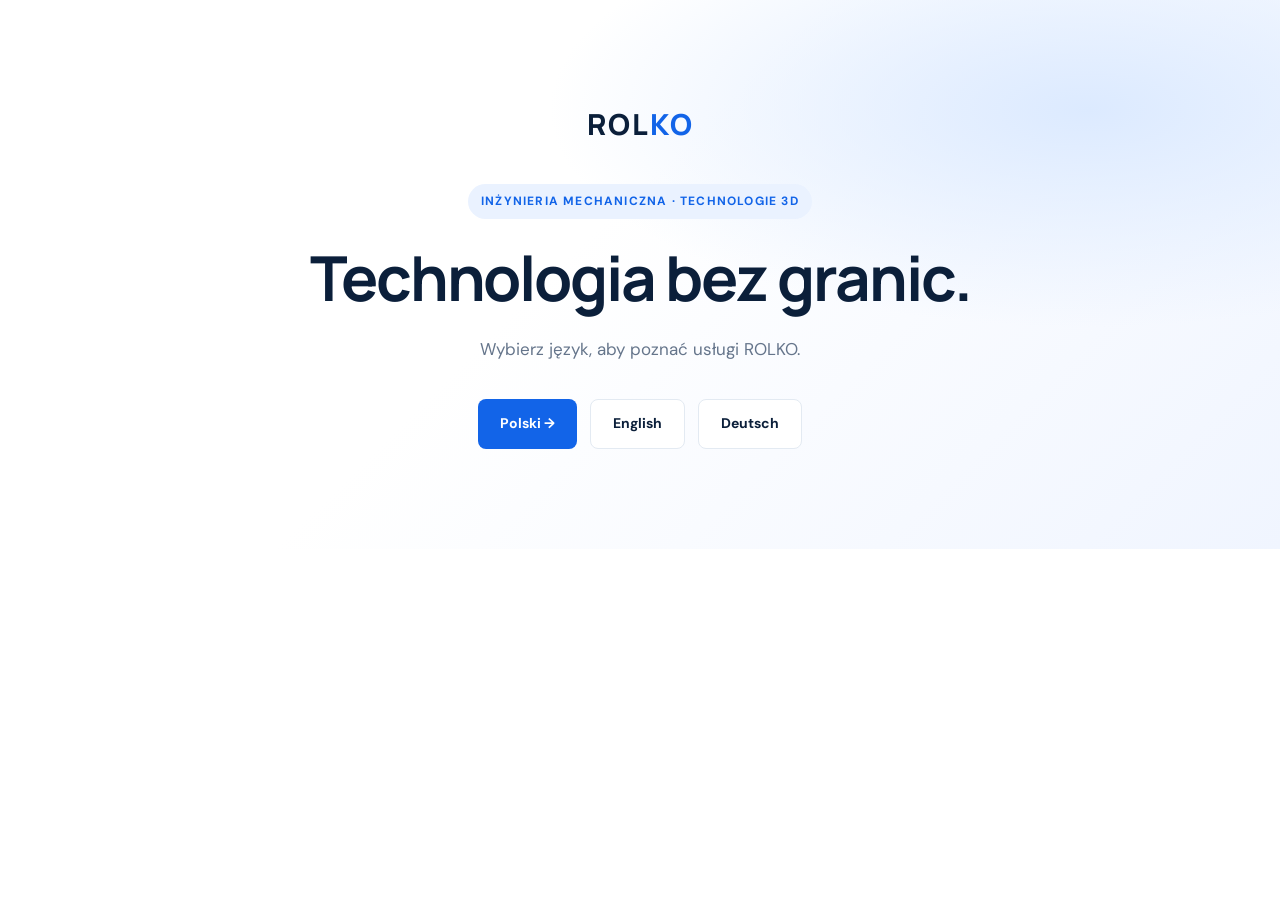
<file: index.html>
<!DOCTYPE html>
<html lang="pl">
<head>
    <meta charset="UTF-8">
    <meta name="viewport" content="width=device-width, initial-scale=1.0">
    <meta name="description" content="ROLKO — inżynieria mechaniczna, skanowanie 3D i druk 3D.">
    <title>ROLKO | Wybierz język</title>
    <link rel="stylesheet" href="assets/css/style.css">
</head>
<body>

<main class="hero">
    <div class="container" style="text-align: center;">
        <a class="logo" href="pl/index.html">ROL<span>KO</span></a>

        <span class="eyebrow" style="display: table; margin: 35px auto 22px;">
            Inżynieria mechaniczna · Technologie 3D
        </span>

        <h1 style="margin: 0 auto 20px;">
            Technologia bez granic.
        </h1>

        <p style="margin: 0 auto 35px;">
            Wybierz język, aby poznać usługi ROLKO.
        </p>

        <div class="hero-buttons" style="justify-content: center;">
            <a class="button button-primary" href="pl/index.html">Polski →</a>
            <a class="button button-secondary" href="en/index.html">English</a>
            <a class="button button-secondary" href="de/index.html">Deutsch</a>
        </div>
    </div>
</main>

</body>
</html>
</file>
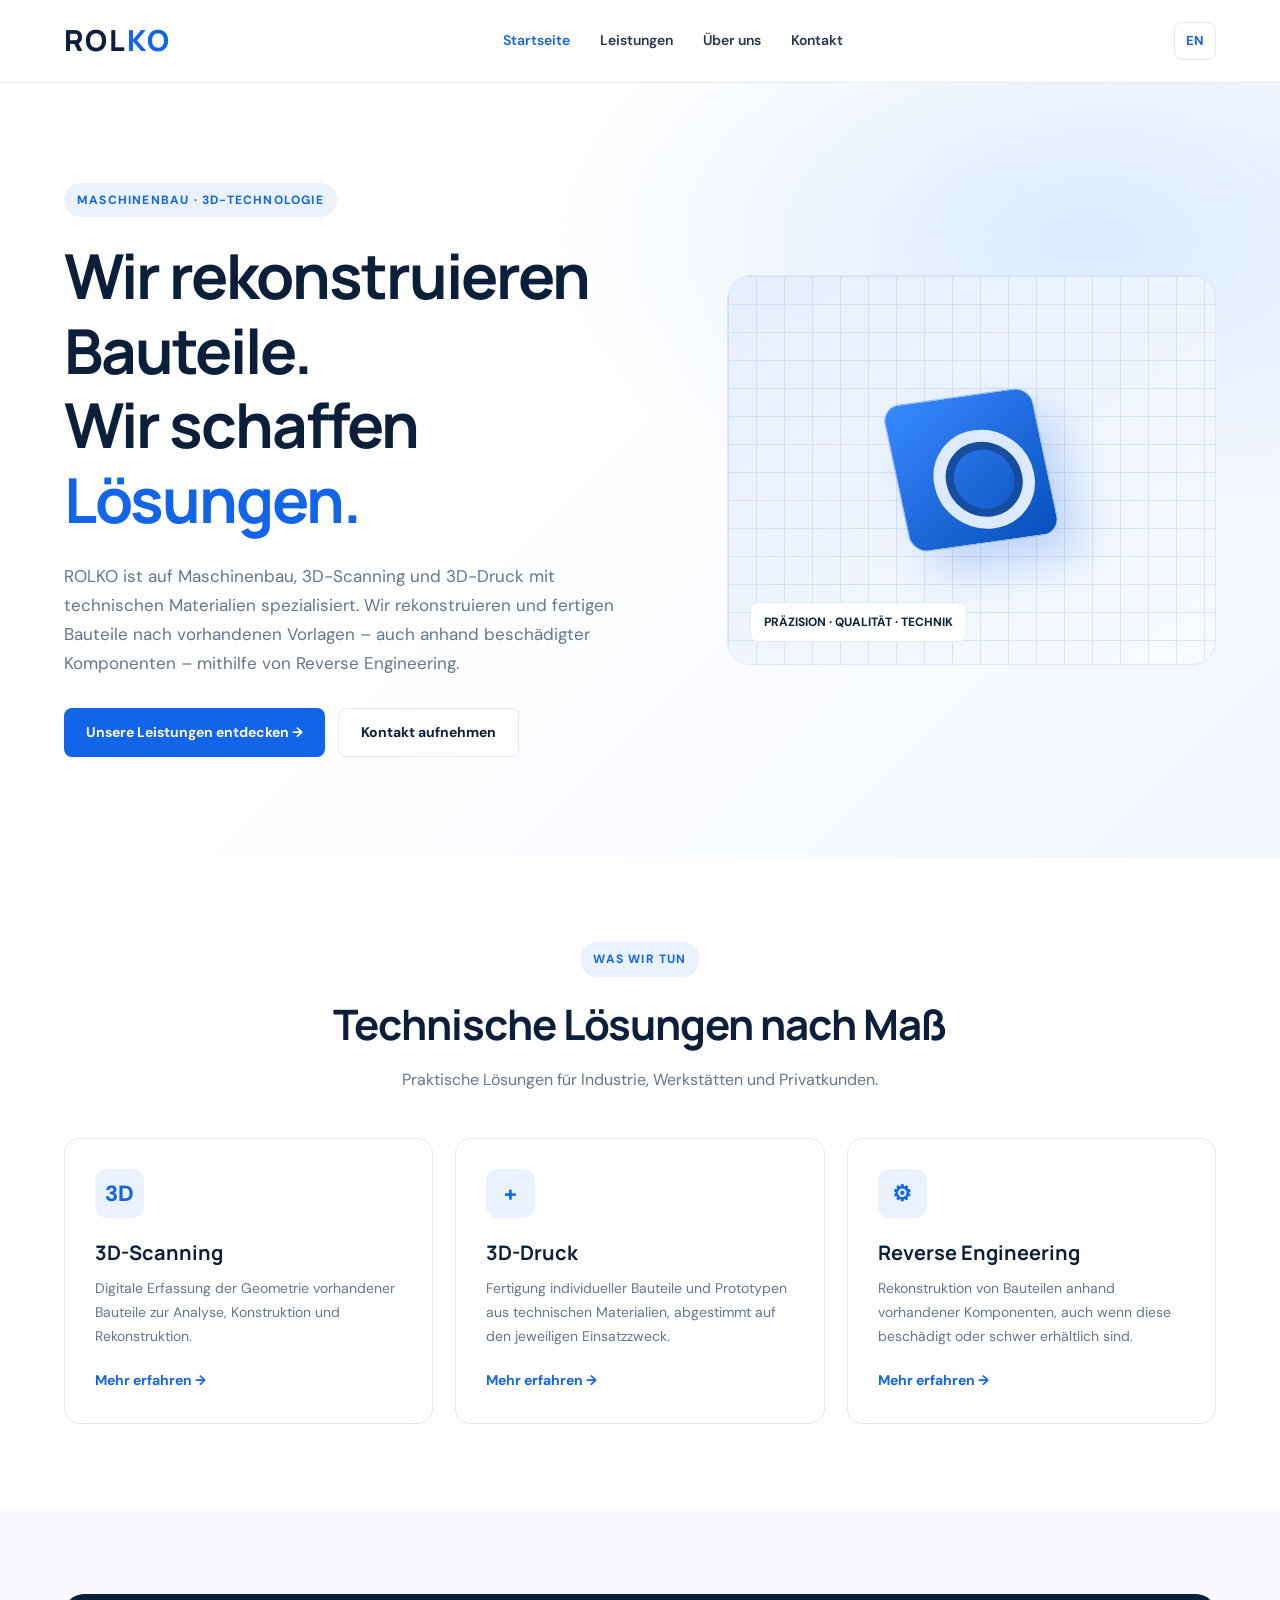
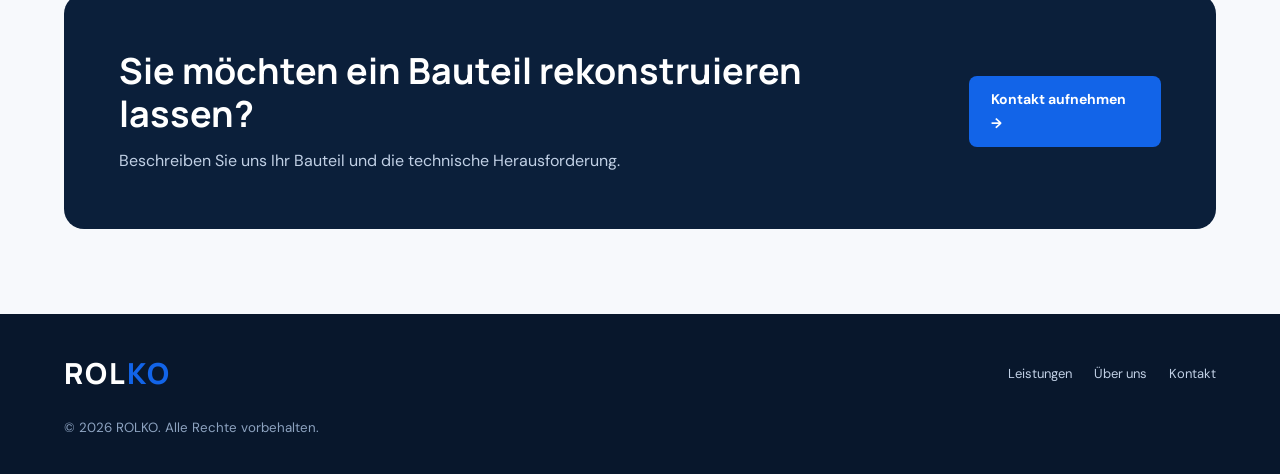
<file: de/index.html>
<!DOCTYPE html>
<html lang="de">
<head>
    <meta charset="UTF-8">
    <meta name="viewport" content="width=device-width, initial-scale=1.0">
    <meta name="description" content="ROLKO – Maschinenbau, 3D-Scanning, technischer 3D-Druck und Reverse Engineering.">
    <title>ROLKO | Maschinenbau und 3D-Druck</title>
    <link rel="stylesheet" href="../assets/css/style.css">
    <script src="../assets/js/main.js" defer></script>
</head>
<body>

<header>
    <div class="container navbar">
        <a class="logo" href="index.html">ROL<span>KO</span></a>

        <nav class="nav-links" aria-label="Hauptnavigation">
            <a class="active" href="index.html">Startseite</a>
            <a href="leistungen.html">Leistungen</a>
            <a href="ueber-uns.html">Über uns</a>
            <a href="kontakt.html">Kontakt</a>
        </nav>

        <div class="nav-actions">
            <a class="language" href="../en/index.html" aria-label="Englische Version">EN</a>
            <button class="menu-toggle" type="button"
                    aria-label="Menü öffnen" aria-expanded="false">☰</button>
        </div>
    </div>
</header>

<main>
    <section class="hero">
        <div class="container hero-grid">
            <div>
                <span class="eyebrow">Maschinenbau · 3D-Technologie</span>

                <h1>Wir rekonstruieren Bauteile.<br>Wir schaffen <span>Lösungen.</span></h1>

                <p>
                    ROLKO ist auf Maschinenbau, 3D-Scanning und 3D-Druck
                    mit technischen Materialien spezialisiert. Wir
                    rekonstruieren und fertigen Bauteile nach vorhandenen
                    Vorlagen – auch anhand beschädigter Komponenten –
                    mithilfe von Reverse Engineering.
                </p>

                <div class="hero-buttons">
                    <a class="button button-primary" href="leistungen.html">
                        Unsere Leistungen entdecken →
                    </a>
                    <a class="button button-secondary" href="kontakt.html">
                        Kontakt aufnehmen
                    </a>
                </div>
            </div>

            <div class="hero-visual" role="img"
                 aria-label="Stilisierte Darstellung eines technischen Bauteils">
                <div class="visual-grid"></div>
                <div class="part"></div>
                <div class="visual-label">PRÄZISION · QUALITÄT · TECHNIK</div>
            </div>
        </div>
    </section>

    <section class="section">
        <div class="container">
            <div class="section-heading">
                <span class="eyebrow">Was wir tun</span>
                <h2>Technische Lösungen nach Maß</h2>
                <p>
                    Praktische Lösungen für Industrie, Werkstätten
                    und Privatkunden.
                </p>
            </div>

            <div class="cards">
                <article class="card">
                    <div class="card-icon">3D</div>
                    <h3>3D-Scanning</h3>
                    <p>
                        Digitale Erfassung der Geometrie vorhandener
                        Bauteile zur Analyse, Konstruktion und
                        Rekonstruktion.
                    </p>
                    <a class="text-link" href="leistungen.html#scanning">
                        Mehr erfahren →
                    </a>
                </article>

                <article class="card">
                    <div class="card-icon">+</div>
                    <h3>3D-Druck</h3>
                    <p>
                        Fertigung individueller Bauteile und Prototypen
                        aus technischen Materialien, abgestimmt auf
                        den jeweiligen Einsatzzweck.
                    </p>
                    <a class="text-link" href="leistungen.html#druck">
                        Mehr erfahren →
                    </a>
                </article>

                <article class="card">
                    <div class="card-icon">⚙</div>
                    <h3>Reverse Engineering</h3>
                    <p>
                        Rekonstruktion von Bauteilen anhand vorhandener
                        Komponenten, auch wenn diese beschädigt oder
                        schwer erhältlich sind.
                    </p>
                    <a class="text-link" href="leistungen.html#reverse-engineering">
                        Mehr erfahren →
                    </a>
                </article>
            </div>
        </div>
    </section>

    <section class="section section-light">
        <div class="container">
            <div class="cta">
                <div>
                    <h2>Sie möchten ein Bauteil rekonstruieren lassen?</h2>
                    <p>
                        Beschreiben Sie uns Ihr Bauteil und die
                        technische Herausforderung.
                    </p>
                </div>
                <a class="button button-primary" href="kontakt.html">
                    Kontakt aufnehmen →
                </a>
            </div>
        </div>
    </section>
</main>

<footer>
    <div class="container">
        <div class="footer-content">
            <a class="logo" href="index.html">ROL<span>KO</span></a>
            <div class="footer-links">
                <a href="leistungen.html">Leistungen</a>
                <a href="ueber-uns.html">Über uns</a>
                <a href="kontakt.html">Kontakt</a>
            </div>
        </div>
        <small>© <span class="current-year">2026</span> ROLKO. Alle Rechte vorbehalten.</small>
    </div>
</footer>

<script>
    document.querySelectorAll(".current-year").forEach(element => {
        element.textContent = new Date().getFullYear();
    });
</script>

</body>
</html>
</file>
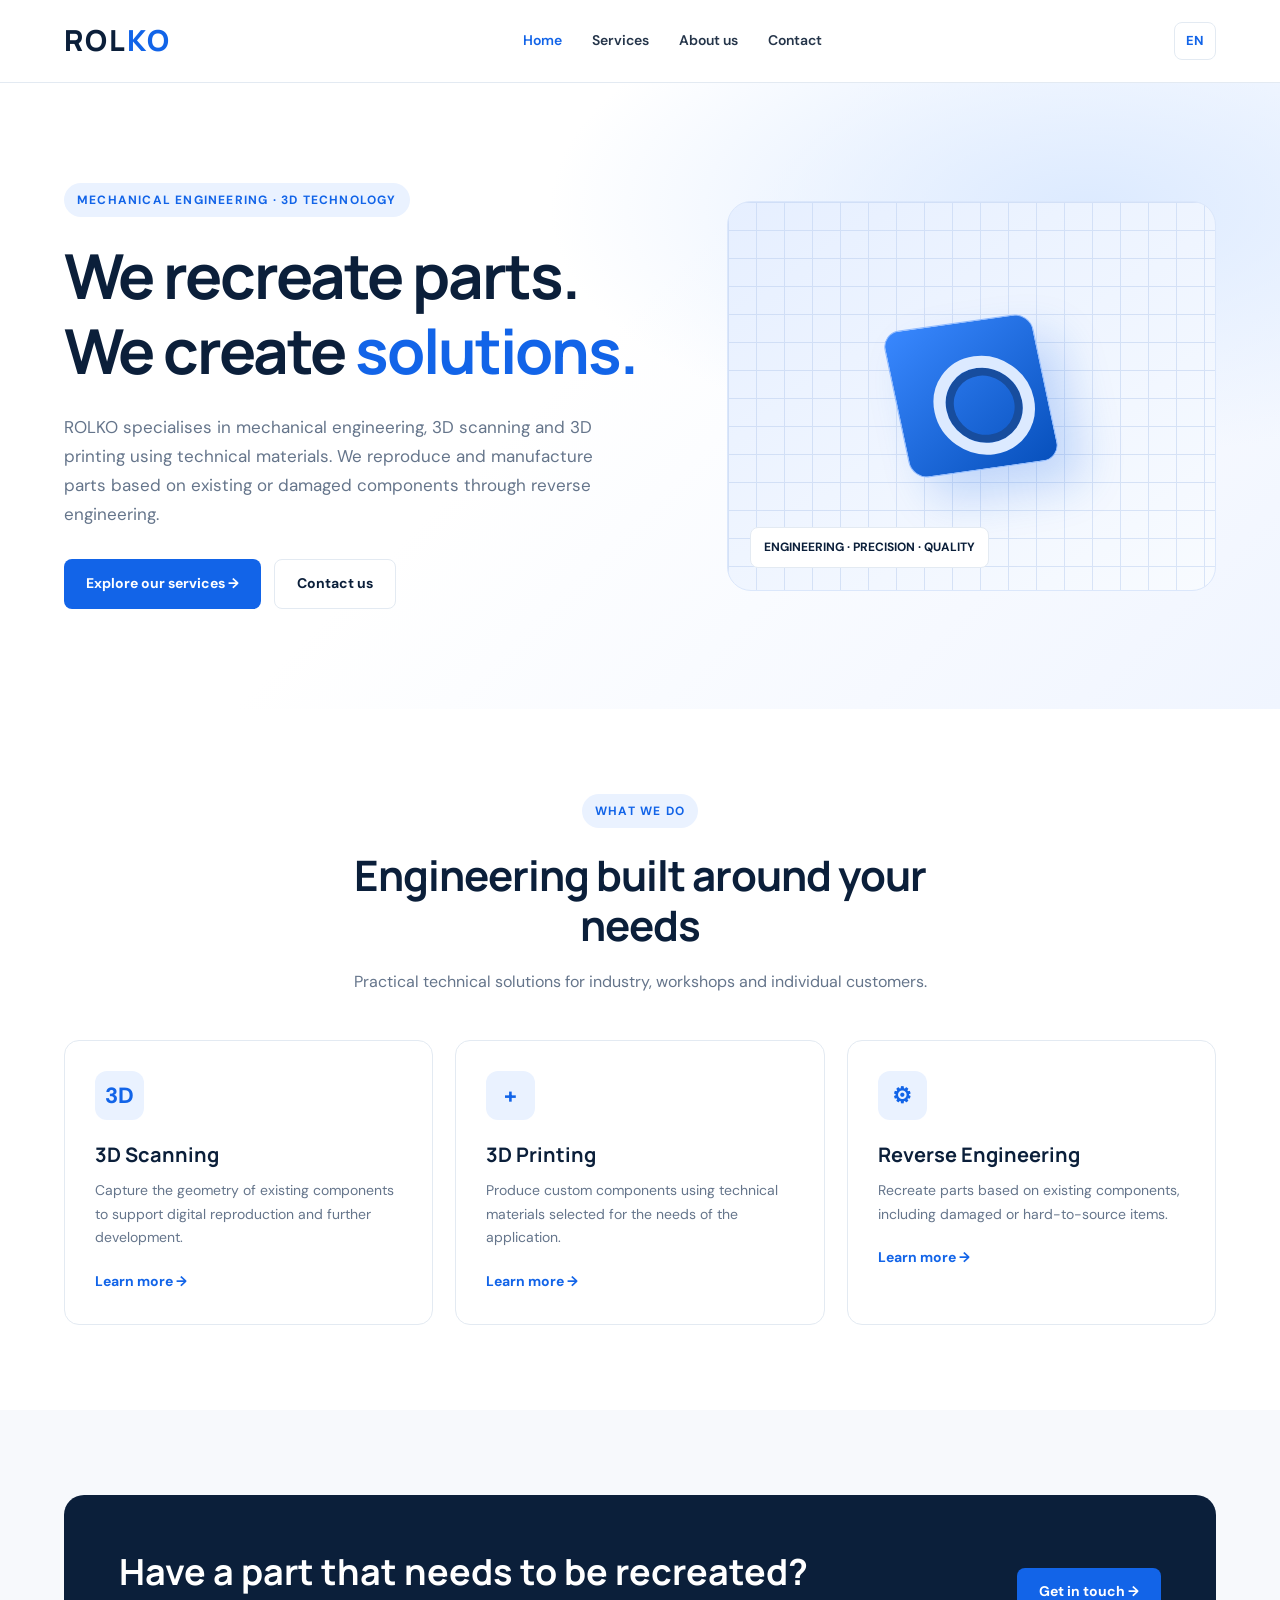
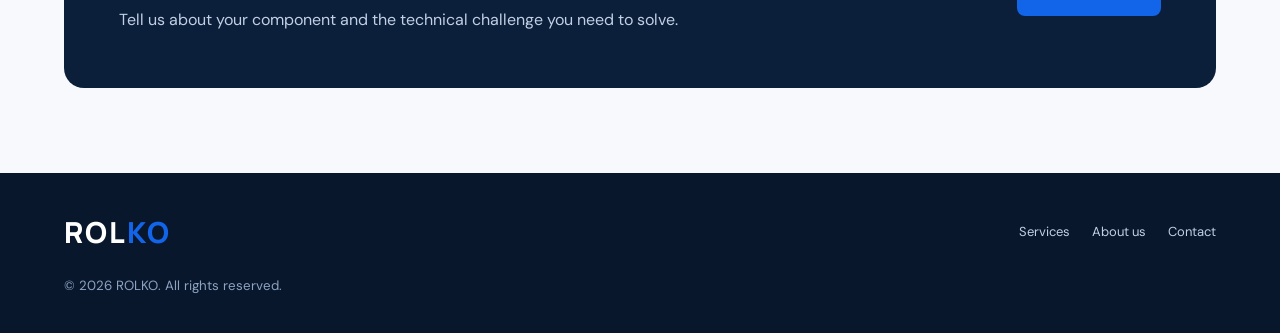
<file: en/index.html>
<!DOCTYPE html>
<html lang="en">
<head>
    <meta charset="UTF-8">
    <meta name="viewport" content="width=device-width, initial-scale=1.0">
    <meta name="description" content="ROLKO provides mechanical engineering, 3D scanning, reverse engineering and 3D printing using technical materials.">
    <title>ROLKO | Mechanical Engineering & 3D Printing</title>
    <link rel="stylesheet" href="../assets/css/style.css">
    <script src="../assets/js/main.js" defer></script>
</head>
<body>

<header>
    <div class="container navbar">
        <a class="logo" href="index.html">ROL<span>KO</span></a>

        <nav class="nav-links" aria-label="Main navigation">
            <a class="active" href="index.html">Home</a>
            <a href="services.html">Services</a>
            <a href="about.html">About us</a>
            <a href="contact.html">Contact</a>
        </nav>

        <div class="nav-actions">
            <span class="language" aria-label="Current language: English">EN</span>
            <button class="menu-toggle" type="button" aria-label="Open navigation menu" aria-expanded="false">☰</button>
        </div>
    </div>
</header>

<main>
    <section class="hero">
        <div class="container hero-grid">
            <div>
                <span class="eyebrow">Mechanical engineering · 3D technology</span>

                <h1>We recreate parts.<br>We create <span>solutions.</span></h1>

                <p>
                    ROLKO specialises in mechanical engineering, 3D scanning
                    and 3D printing using technical materials. We reproduce
                    and manufacture parts based on existing or damaged
                    components through reverse engineering.
                </p>

                <div class="hero-buttons">
                    <a class="button button-primary" href="services.html">Explore our services →</a>
                    <a class="button button-secondary" href="contact.html">Contact us</a>
                </div>
            </div>

            <div class="hero-visual" role="img" aria-label="Stylised blue technical component">
                <div class="visual-grid"></div>
                <div class="part"></div>
                <div class="visual-label">ENGINEERING · PRECISION · QUALITY</div>
            </div>
        </div>
    </section>

    <section class="section">
        <div class="container">
            <div class="section-heading">
                <span class="eyebrow">What we do</span>
                <h2>Engineering built around your needs</h2>
                <p>
                    Practical technical solutions for industry, workshops
                    and individual customers.
                </p>
            </div>

            <div class="cards">
                <article class="card">
                    <div class="card-icon">3D</div>
                    <h3>3D Scanning</h3>
                    <p>
                        Capture the geometry of existing components to
                        support digital reproduction and further development.
                    </p>
                    <a class="text-link" href="services.html#scanning">Learn more →</a>
                </article>

                <article class="card">
                    <div class="card-icon">+</div>
                    <h3>3D Printing</h3>
                    <p>
                        Produce custom components using technical materials
                        selected for the needs of the application.
                    </p>
                    <a class="text-link" href="services.html#printing">Learn more →</a>
                </article>

                <article class="card">
                    <div class="card-icon">⚙</div>
                    <h3>Reverse Engineering</h3>
                    <p>
                        Recreate parts based on existing components,
                        including damaged or hard-to-source items.
                    </p>
                    <a class="text-link" href="services.html#reverse-engineering">Learn more →</a>
                </article>
            </div>
        </div>
    </section>

    <section class="section section-light">
        <div class="container">
            <div class="cta">
                <div>
                    <h2>Have a part that needs to be recreated?</h2>
                    <p>
                        Tell us about your component and the technical
                        challenge you need to solve.
                    </p>
                </div>
                <a class="button button-primary" href="contact.html">Get in touch →</a>
            </div>
        </div>
    </section>
</main>

<footer>
    <div class="container">
        <div class="footer-content">
            <a class="logo" href="index.html">ROL<span>KO</span></a>
            <div class="footer-links">
                <a href="services.html">Services</a>
                <a href="about.html">About us</a>
                <a href="contact.html">Contact</a>
            </div>
        </div>
        <small>© <span id="year">2026</span> ROLKO. All rights reserved.</small>
    </div>
</footer>

<script>
    document.getElementById("year").textContent = new Date().getFullYear();
</script>

</body>
</html>
</file>
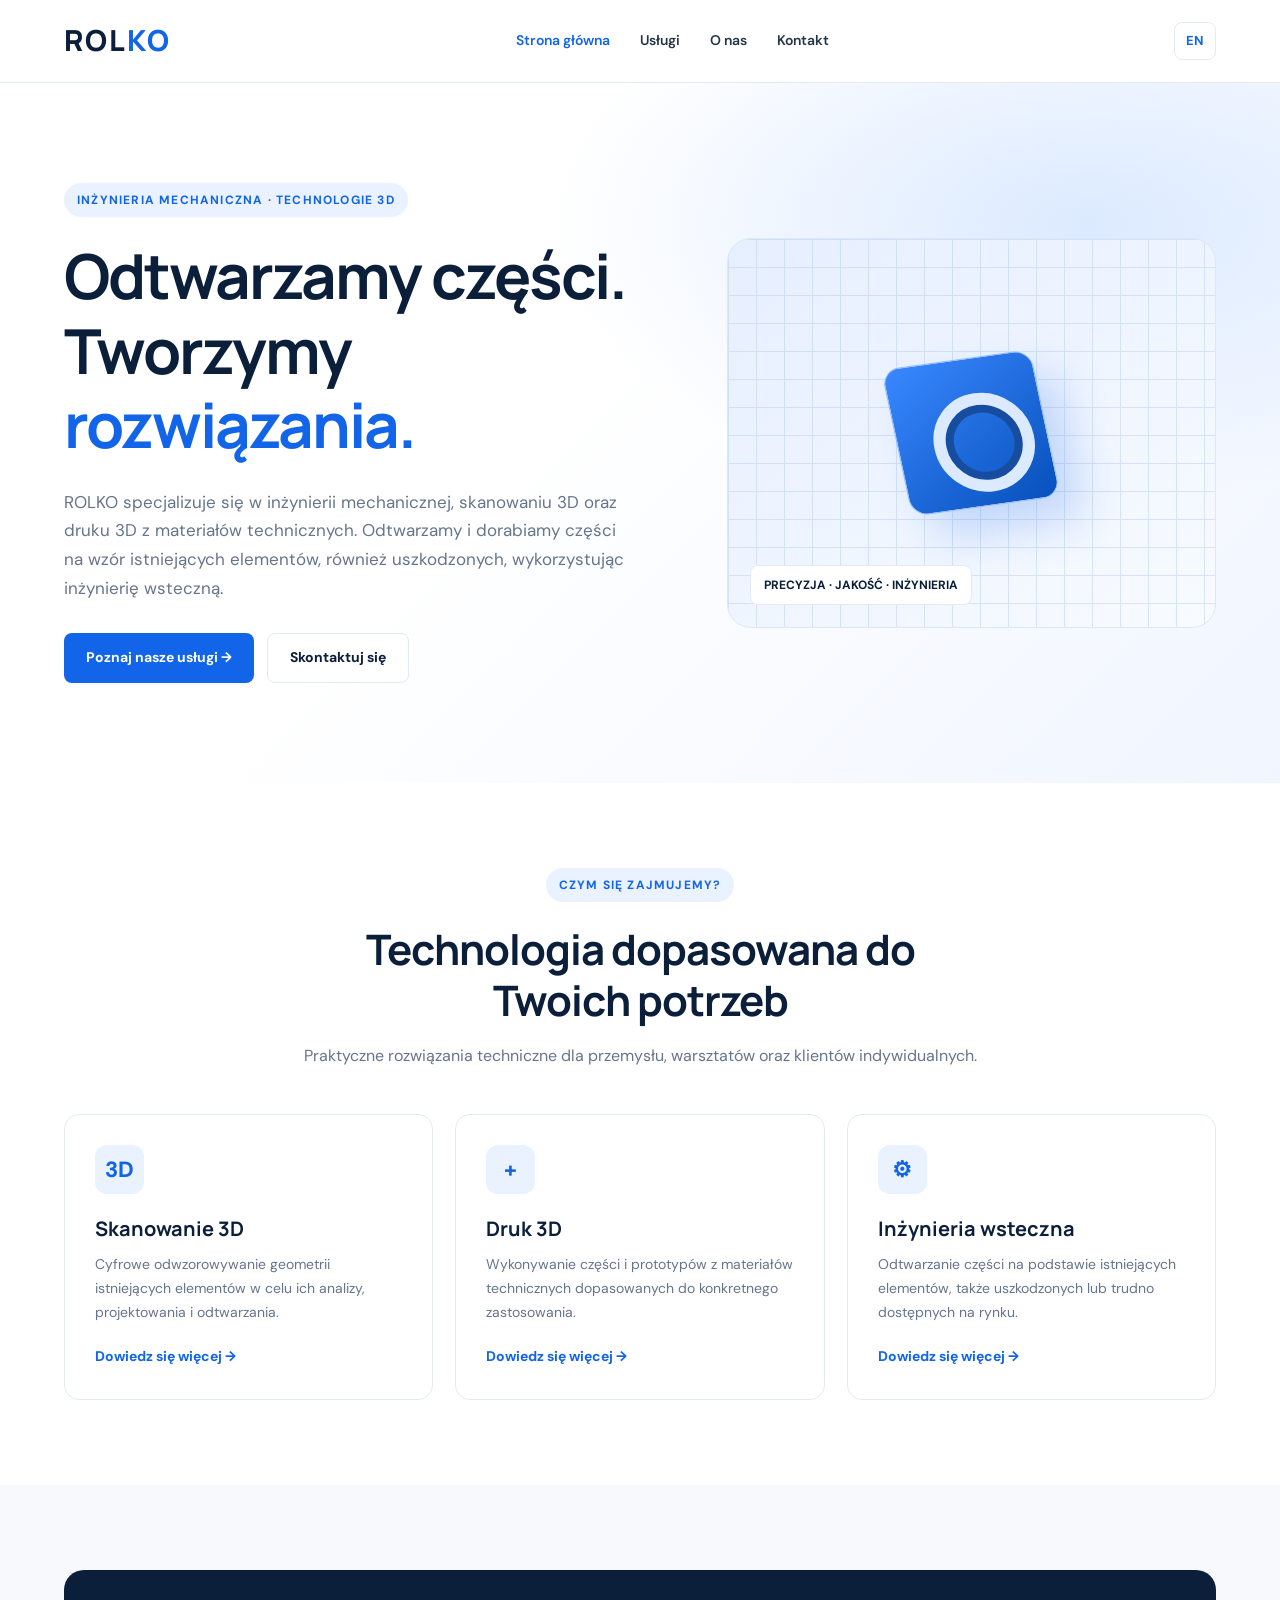
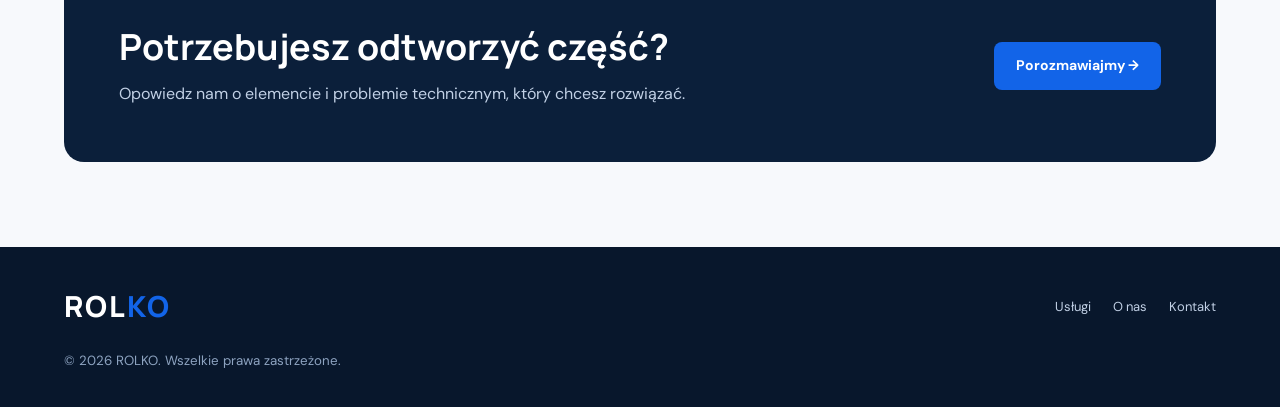
<file: pl/index.html>
<!DOCTYPE html>
<html lang="pl">
<head>
    <meta charset="UTF-8">
    <meta name="viewport" content="width=device-width, initial-scale=1.0">
    <meta name="description" content="ROLKO — inżynieria mechaniczna, skanowanie 3D, druk 3D z materiałów technicznych i inżynieria wsteczna.">
    <title>ROLKO | Inżynieria mechaniczna i druk 3D</title>
    <link rel="stylesheet" href="../assets/css/style.css">
    <script src="../assets/js/main.js" defer></script>
</head>
<body>

<header>
    <div class="container navbar">
        <a class="logo" href="index.html">ROL<span>KO</span></a>

        <nav class="nav-links" aria-label="Menu główne">
            <a class="active" href="index.html">Strona główna</a>
            <a href="uslugi.html">Usługi</a>
            <a href="o-nas.html">O nas</a>
            <a href="kontakt.html">Kontakt</a>
        </nav>

        <div class="nav-actions">
            <a class="language" href="../en/index.html" aria-label="English version">EN</a>
            <button class="menu-toggle" type="button"
                    aria-label="Otwórz menu" aria-expanded="false">☰</button>
        </div>
    </div>
</header>

<main>
    <section class="hero">
        <div class="container hero-grid">
            <div>
                <span class="eyebrow">Inżynieria mechaniczna · Technologie 3D</span>

                <h1>Odtwarzamy części.<br>Tworzymy <span>rozwiązania.</span></h1>

                <p>
                    ROLKO specjalizuje się w inżynierii mechanicznej,
                    skanowaniu 3D oraz druku 3D z materiałów technicznych.
                    Odtwarzamy i dorabiamy części na wzór istniejących
                    elementów, również uszkodzonych, wykorzystując
                    inżynierię wsteczną.
                </p>

                <div class="hero-buttons">
                    <a class="button button-primary" href="uslugi.html">
                        Poznaj nasze usługi →
                    </a>
                    <a class="button button-secondary" href="kontakt.html">
                        Skontaktuj się
                    </a>
                </div>
            </div>

            <div class="hero-visual" role="img"
                 aria-label="Stylizowana ilustracja niebieskiego elementu technicznego">
                <div class="visual-grid"></div>
                <div class="part"></div>
                <div class="visual-label">PRECYZJA · JAKOŚĆ · INŻYNIERIA</div>
            </div>
        </div>
    </section>

    <section class="section">
        <div class="container">
            <div class="section-heading">
                <span class="eyebrow">Czym się zajmujemy?</span>
                <h2>Technologia dopasowana do Twoich potrzeb</h2>
                <p>
                    Praktyczne rozwiązania techniczne dla przemysłu,
                    warsztatów oraz klientów indywidualnych.
                </p>
            </div>

            <div class="cards">
                <article class="card">
                    <div class="card-icon">3D</div>
                    <h3>Skanowanie 3D</h3>
                    <p>
                        Cyfrowe odwzorowywanie geometrii istniejących
                        elementów w celu ich analizy, projektowania
                        i odtwarzania.
                    </p>
                    <a class="text-link" href="uslugi.html#skanowanie">
                        Dowiedz się więcej →
                    </a>
                </article>

                <article class="card">
                    <div class="card-icon">+</div>
                    <h3>Druk 3D</h3>
                    <p>
                        Wykonywanie części i prototypów z materiałów
                        technicznych dopasowanych do konkretnego
                        zastosowania.
                    </p>
                    <a class="text-link" href="uslugi.html#druk">
                        Dowiedz się więcej →
                    </a>
                </article>

                <article class="card">
                    <div class="card-icon">⚙</div>
                    <h3>Inżynieria wsteczna</h3>
                    <p>
                        Odtwarzanie części na podstawie istniejących
                        elementów, także uszkodzonych lub trudno
                        dostępnych na rynku.
                    </p>
                    <a class="text-link" href="uslugi.html#inzynieria-wsteczna">
                        Dowiedz się więcej →
                    </a>
                </article>
            </div>
        </div>
    </section>

    <section class="section section-light">
        <div class="container">
            <div class="cta">
                <div>
                    <h2>Potrzebujesz odtworzyć część?</h2>
                    <p>
                        Opowiedz nam o elemencie i problemie technicznym,
                        który chcesz rozwiązać.
                    </p>
                </div>
                <a class="button button-primary" href="kontakt.html">
                    Porozmawiajmy →
                </a>
            </div>
        </div>
    </section>
</main>

<footer>
    <div class="container">
        <div class="footer-content">
            <a class="logo" href="index.html">ROL<span>KO</span></a>

            <div class="footer-links">
                <a href="uslugi.html">Usługi</a>
                <a href="o-nas.html">O nas</a>
                <a href="kontakt.html">Kontakt</a>
            </div>
        </div>

        <small>© <span class="current-year">2026</span> ROLKO. Wszelkie prawa zastrzeżone.</small>
    </div>
</footer>

<script>
    document.querySelectorAll(".current-year").forEach(element => {
        element.textContent = new Date().getFullYear();
    });
</script>

</body>
</html>
</file>
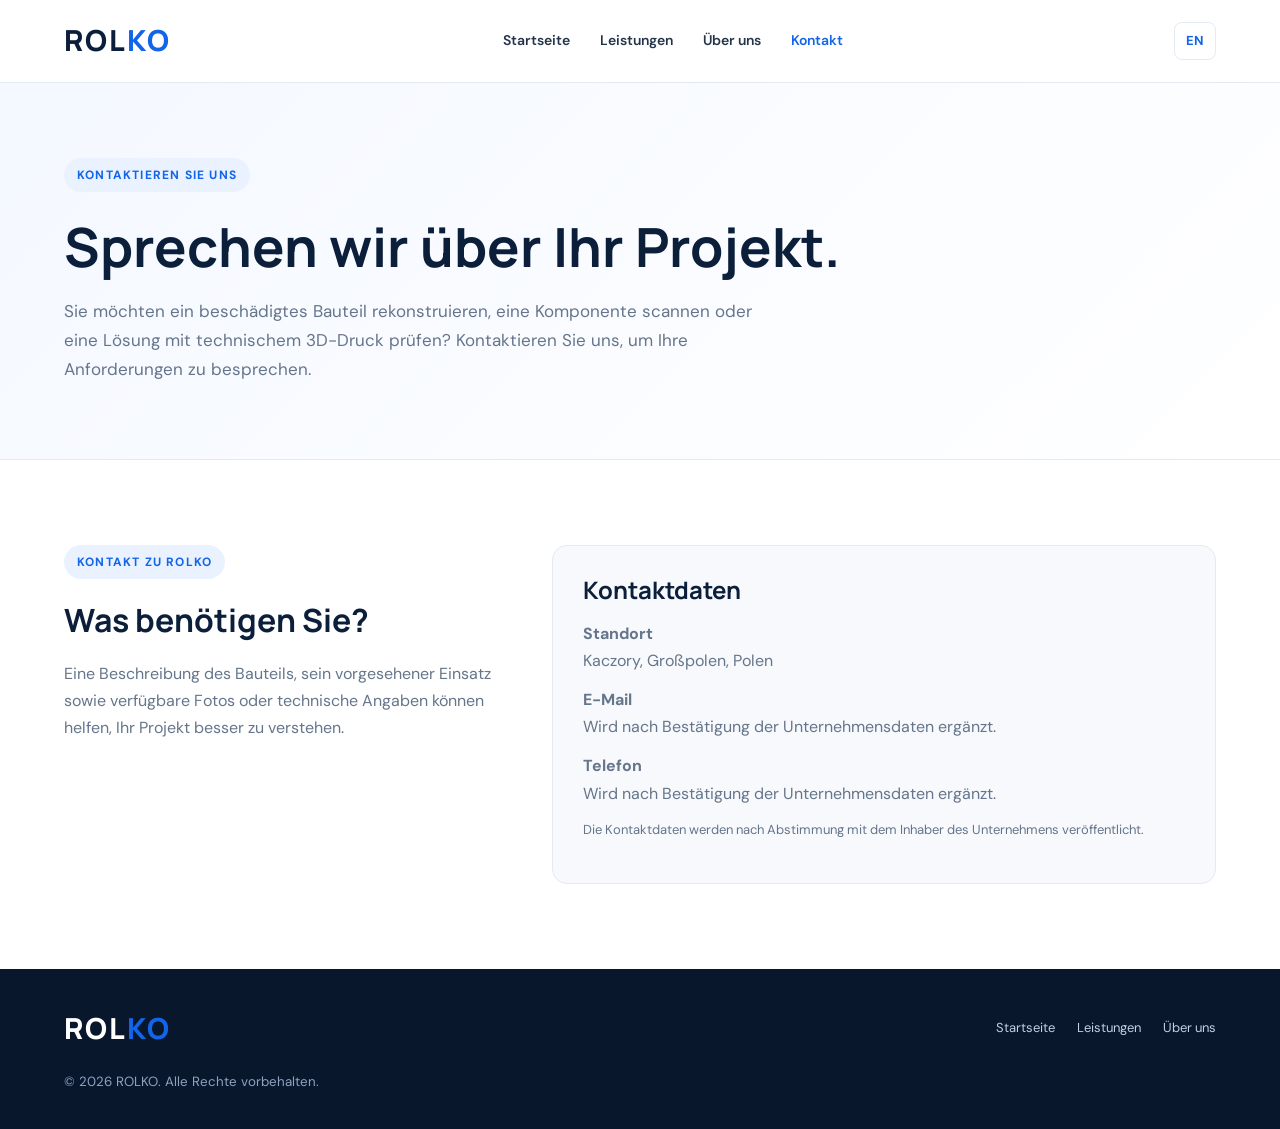
<file: de/kontakt.html>
<!DOCTYPE html>
<html lang="de">
<head>
    <meta charset="UTF-8">
    <meta name="viewport" content="width=device-width, initial-scale=1.0">
    <meta name="description" content="Kontaktieren Sie ROLKO zu Maschinenbau, 3D-Scanning, Reverse Engineering und technischem 3D-Druck.">
    <title>Kontakt | ROLKO</title>
    <link rel="stylesheet" href="../assets/css/style.css">
    <script src="../assets/js/main.js" defer></script>
</head>
<body>

<header>
    <div class="container navbar">
        <a class="logo" href="index.html">ROL<span>KO</span></a>

        <nav class="nav-links" aria-label="Hauptnavigation">
            <a href="index.html">Startseite</a>
            <a href="leistungen.html">Leistungen</a>
            <a href="ueber-uns.html">Über uns</a>
            <a class="active" href="kontakt.html">Kontakt</a>
        </nav>

        <div class="nav-actions">
            <a class="language" href="../en/contact.html" aria-label="Englische Version">EN</a>
            <button class="menu-toggle" type="button"
                    aria-label="Menü öffnen" aria-expanded="false">☰</button>
        </div>
    </div>
</header>

<main>
    <section class="page-hero">
        <div class="container">
            <span class="eyebrow">Kontaktieren Sie uns</span>
            <h1>Sprechen wir über Ihr Projekt.</h1>
            <p>
                Sie möchten ein beschädigtes Bauteil rekonstruieren,
                eine Komponente scannen oder eine Lösung mit technischem
                3D-Druck prüfen? Kontaktieren Sie uns, um Ihre
                Anforderungen zu besprechen.
            </p>
        </div>
    </section>

    <section class="section">
        <div class="container contact-grid">
            <div>
                <span class="eyebrow">Kontakt zu ROLKO</span>

                <h2 style="font-size: 32px; margin-bottom: 20px;">
                    Was benötigen Sie?
                </h2>

                <p style="color: var(--muted);">
                    Eine Beschreibung des Bauteils, sein vorgesehener
                    Einsatz sowie verfügbare Fotos oder technische
                    Angaben können helfen, Ihr Projekt besser zu verstehen.
                </p>
            </div>

            <div class="contact-panel">
                <h2>Kontaktdaten</h2>

                <p>
                    <strong>Standort</strong><br>
                    Kaczory, Großpolen, Polen
                </p>

                <p>
                    <strong>E-Mail</strong><br>
                    Wird nach Bestätigung der Unternehmensdaten ergänzt.
                </p>

                <p>
                    <strong>Telefon</strong><br>
                    Wird nach Bestätigung der Unternehmensdaten ergänzt.
                </p>

                <p style="font-size: 13px;">
                    Die Kontaktdaten werden nach Abstimmung mit dem
                    Inhaber des Unternehmens veröffentlicht.
                </p>
            </div>
        </div>
    </section>
</main>

<footer>
    <div class="container">
        <div class="footer-content">
            <a class="logo" href="index.html">ROL<span>KO</span></a>

            <div class="footer-links">
                <a href="index.html">Startseite</a>
                <a href="leistungen.html">Leistungen</a>
                <a href="ueber-uns.html">Über uns</a>
            </div>
        </div>

        <small>© <span class="current-year">2026</span> ROLKO. Alle Rechte vorbehalten.</small>
    </div>
</footer>

<script>
    document.querySelectorAll(".current-year").forEach(element => {
        element.textContent = new Date().getFullYear();
    });
</script>

</body>
</html>
</file>
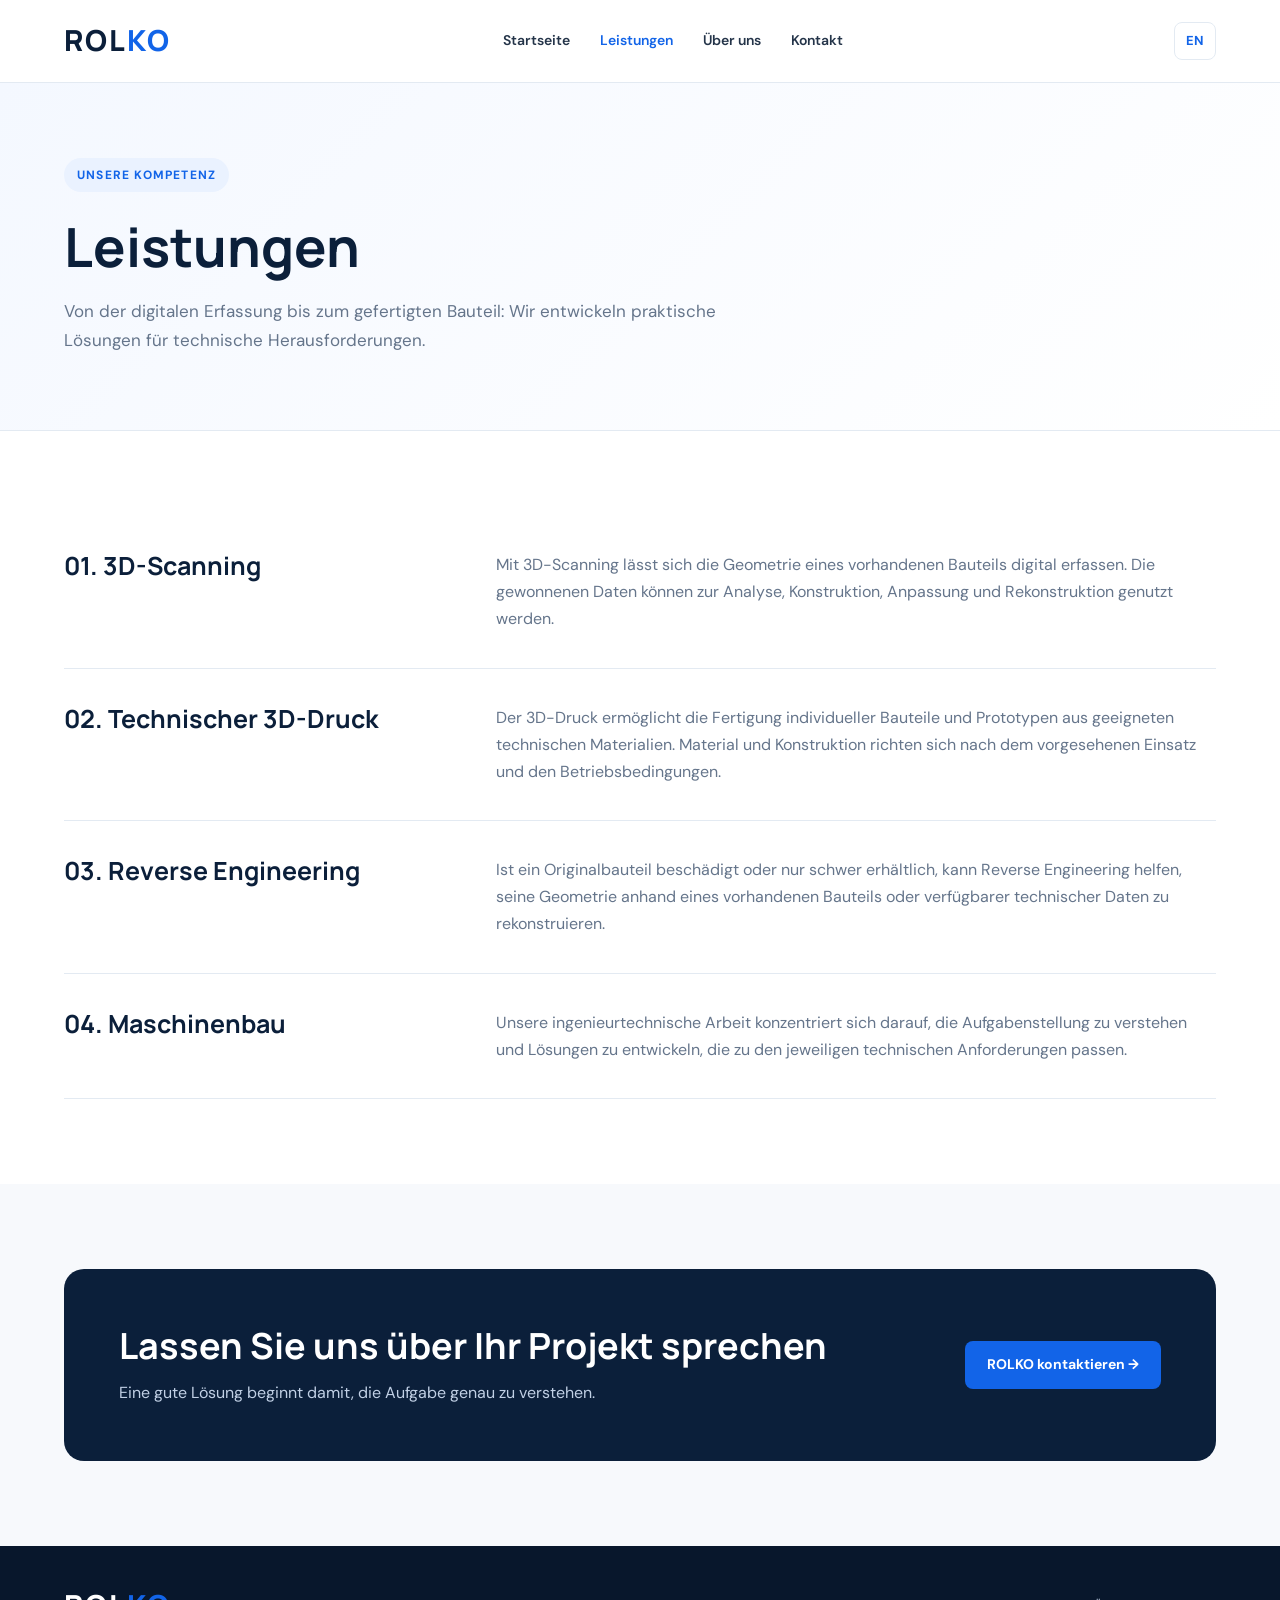
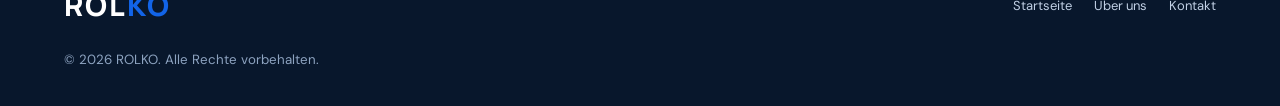
<file: de/leistungen.html>
<!DOCTYPE html>
<html lang="de">
<head>
    <meta charset="UTF-8">
    <meta name="viewport" content="width=device-width, initial-scale=1.0">
    <meta name="description" content="Leistungen von ROLKO: 3D-Scanning, technischer 3D-Druck, Reverse Engineering und Maschinenbau.">
    <title>Leistungen | ROLKO</title>
    <link rel="stylesheet" href="../assets/css/style.css">
    <script src="../assets/js/main.js" defer></script>
</head>
<body>

<header>
    <div class="container navbar">
        <a class="logo" href="index.html">ROL<span>KO</span></a>

        <nav class="nav-links" aria-label="Hauptnavigation">
            <a href="index.html">Startseite</a>
            <a class="active" href="leistungen.html">Leistungen</a>
            <a href="ueber-uns.html">Über uns</a>
            <a href="kontakt.html">Kontakt</a>
        </nav>

        <div class="nav-actions">
            <a class="language" href="../en/services.html" aria-label="Englische Version">EN</a>
            <button class="menu-toggle" type="button"
                    aria-label="Menü öffnen" aria-expanded="false">☰</button>
        </div>
    </div>
</header>

<main>
    <section class="page-hero">
        <div class="container">
            <span class="eyebrow">Unsere Kompetenz</span>
            <h1>Leistungen</h1>
            <p>
                Von der digitalen Erfassung bis zum gefertigten Bauteil:
                Wir entwickeln praktische Lösungen für technische
                Herausforderungen.
            </p>
        </div>
    </section>

    <section class="section">
        <div class="container">

            <article class="service-row" id="scanning">
                <h2>01. 3D-Scanning</h2>
                <div>
                    <p>
                        Mit 3D-Scanning lässt sich die Geometrie eines
                        vorhandenen Bauteils digital erfassen. Die
                        gewonnenen Daten können zur Analyse, Konstruktion,
                        Anpassung und Rekonstruktion genutzt werden.
                    </p>
                </div>
            </article>

            <article class="service-row" id="druck">
                <h2>02. Technischer 3D-Druck</h2>
                <div>
                    <p>
                        Der 3D-Druck ermöglicht die Fertigung individueller
                        Bauteile und Prototypen aus geeigneten technischen
                        Materialien. Material und Konstruktion richten
                        sich nach dem vorgesehenen Einsatz und den
                        Betriebsbedingungen.
                    </p>
                </div>
            </article>

            <article class="service-row" id="reverse-engineering">
                <h2>03. Reverse Engineering</h2>
                <div>
                    <p>
                        Ist ein Originalbauteil beschädigt oder nur schwer
                        erhältlich, kann Reverse Engineering helfen,
                        seine Geometrie anhand eines vorhandenen Bauteils
                        oder verfügbarer technischer Daten zu rekonstruieren.
                    </p>
                </div>
            </article>

            <article class="service-row" id="maschinenbau">
                <h2>04. Maschinenbau</h2>
                <div>
                    <p>
                        Unsere ingenieurtechnische Arbeit konzentriert
                        sich darauf, die Aufgabenstellung zu verstehen
                        und Lösungen zu entwickeln, die zu den jeweiligen
                        technischen Anforderungen passen.
                    </p>
                </div>
            </article>

        </div>
    </section>

    <section class="section section-light">
        <div class="container">
            <div class="cta">
                <div>
                    <h2>Lassen Sie uns über Ihr Projekt sprechen</h2>
                    <p>
                        Eine gute Lösung beginnt damit, die Aufgabe
                        genau zu verstehen.
                    </p>
                </div>
                <a class="button button-primary" href="kontakt.html">
                    ROLKO kontaktieren →
                </a>
            </div>
        </div>
    </section>
</main>

<footer>
    <div class="container">
        <div class="footer-content">
            <a class="logo" href="index.html">ROL<span>KO</span></a>
            <div class="footer-links">
                <a href="index.html">Startseite</a>
                <a href="ueber-uns.html">Über uns</a>
                <a href="kontakt.html">Kontakt</a>
            </div>
        </div>
        <small>© <span class="current-year">2026</span> ROLKO. Alle Rechte vorbehalten.</small>
    </div>
</footer>

<script>
    document.querySelectorAll(".current-year").forEach(element => {
        element.textContent = new Date().getFullYear();
    });
</script>

</body>
</html>
</file>
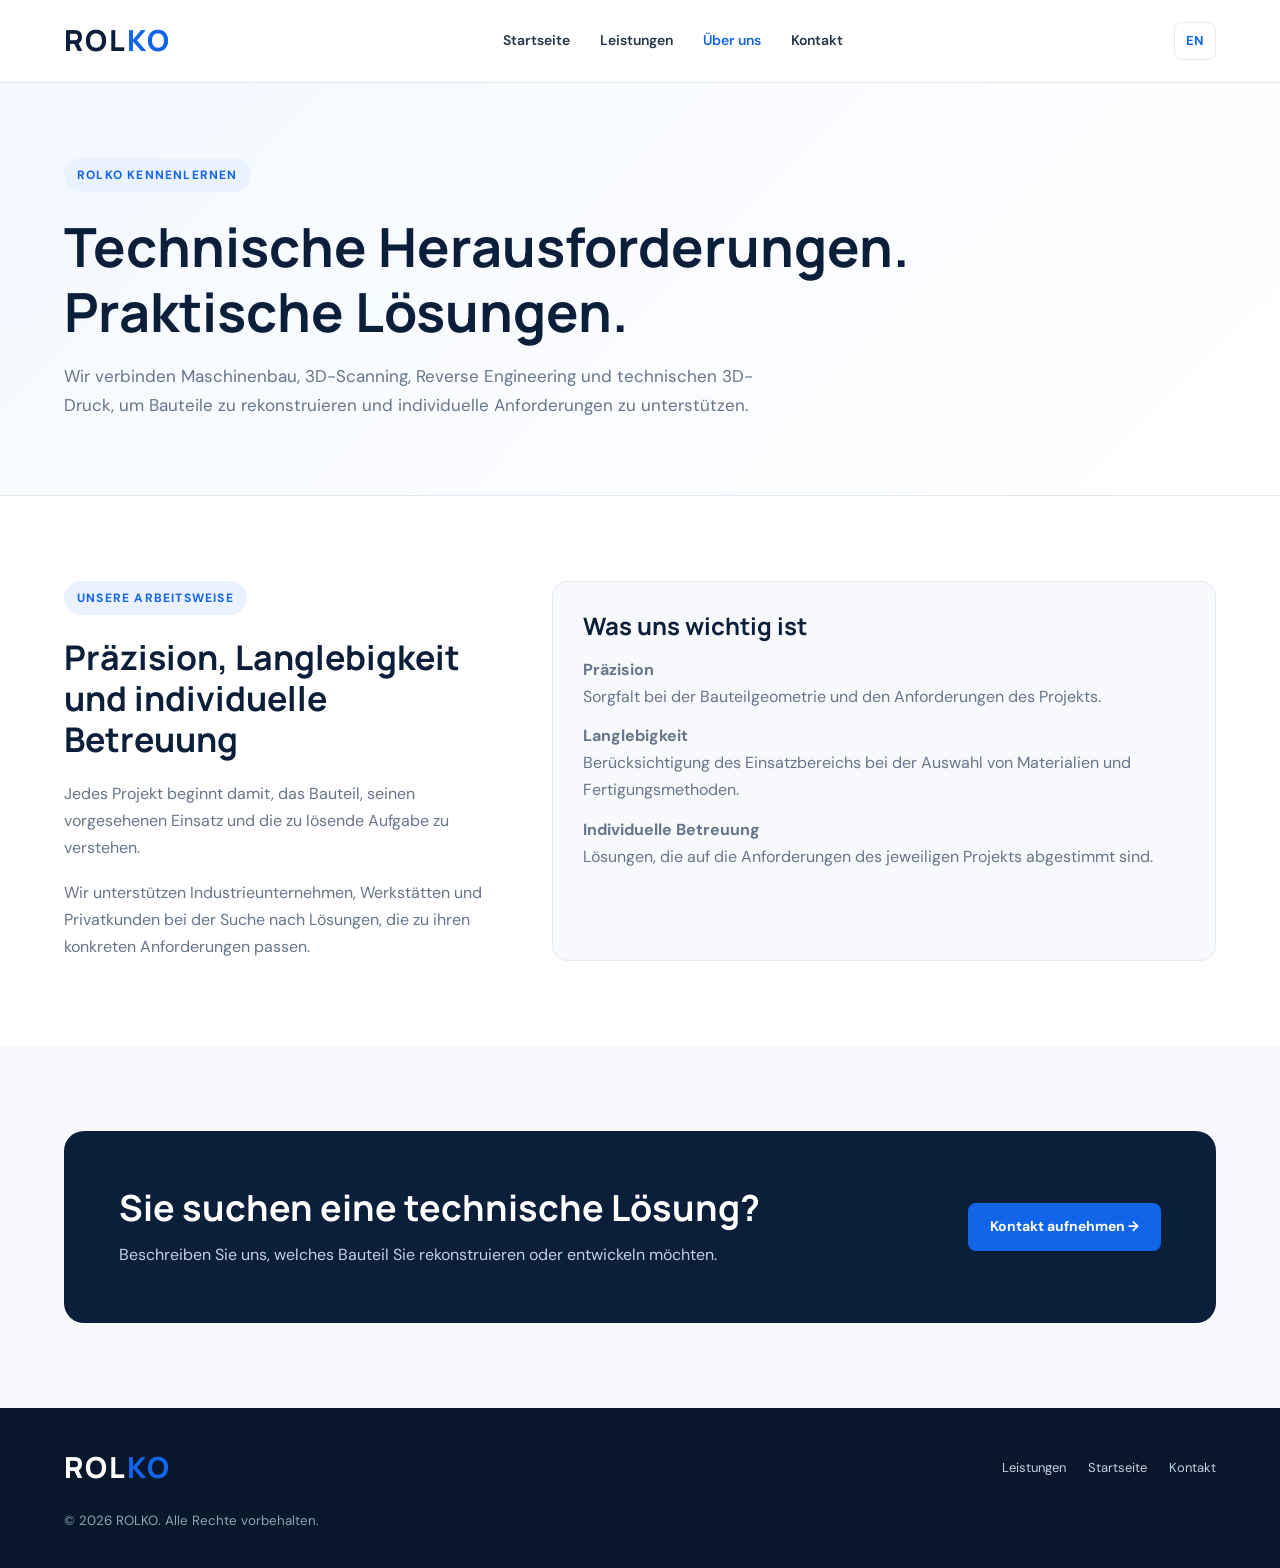
<file: de/ueber-uns.html>
<!DOCTYPE html>
<html lang="de">
<head>
    <meta charset="UTF-8">
    <meta name="viewport" content="width=device-width, initial-scale=1.0">
    <meta name="description" content="ROLKO: Maschinenbau, 3D-Scanning, Reverse Engineering und technischer 3D-Druck.">
    <title>Über uns | ROLKO</title>
    <link rel="stylesheet" href="../assets/css/style.css">
    <script src="../assets/js/main.js" defer></script>
</head>
<body>

<header>
    <div class="container navbar">
        <a class="logo" href="index.html">ROL<span>KO</span></a>

        <nav class="nav-links" aria-label="Hauptnavigation">
            <a href="index.html">Startseite</a>
            <a href="leistungen.html">Leistungen</a>
            <a class="active" href="ueber-uns.html">Über uns</a>
            <a href="kontakt.html">Kontakt</a>
        </nav>

        <div class="nav-actions">
            <a class="language" href="../en/about.html" aria-label="Englische Version">EN</a>
            <button class="menu-toggle" type="button"
                    aria-label="Menü öffnen" aria-expanded="false">☰</button>
        </div>
    </div>
</header>

<main>
    <section class="page-hero">
        <div class="container">
            <span class="eyebrow">ROLKO kennenlernen</span>
            <h1>Technische Herausforderungen.<br>Praktische Lösungen.</h1>
            <p>
                Wir verbinden Maschinenbau, 3D-Scanning, Reverse
                Engineering und technischen 3D-Druck, um Bauteile
                zu rekonstruieren und individuelle Anforderungen
                zu unterstützen.
            </p>
        </div>
    </section>

    <section class="section">
        <div class="container contact-grid">
            <div>
                <span class="eyebrow">Unsere Arbeitsweise</span>

                <h2 style="font-size: 34px; margin-bottom: 20px;">
                    Präzision, Langlebigkeit und individuelle Betreuung
                </h2>

                <p style="color: var(--muted); margin-bottom: 18px;">
                    Jedes Projekt beginnt damit, das Bauteil, seinen
                    vorgesehenen Einsatz und die zu lösende Aufgabe
                    zu verstehen.
                </p>

                <p style="color: var(--muted);">
                    Wir unterstützen Industrieunternehmen, Werkstätten
                    und Privatkunden bei der Suche nach Lösungen,
                    die zu ihren konkreten Anforderungen passen.
                </p>
            </div>

            <div class="contact-panel">
                <h2>Was uns wichtig ist</h2>

                <p>
                    <strong>Präzision</strong><br>
                    Sorgfalt bei der Bauteilgeometrie und den
                    Anforderungen des Projekts.
                </p>

                <p>
                    <strong>Langlebigkeit</strong><br>
                    Berücksichtigung des Einsatzbereichs bei der
                    Auswahl von Materialien und Fertigungsmethoden.
                </p>

                <p>
                    <strong>Individuelle Betreuung</strong><br>
                    Lösungen, die auf die Anforderungen des jeweiligen
                    Projekts abgestimmt sind.
                </p>
            </div>
        </div>
    </section>

    <section class="section section-light">
        <div class="container">
            <div class="cta">
                <div>
                    <h2>Sie suchen eine technische Lösung?</h2>
                    <p>
                        Beschreiben Sie uns, welches Bauteil Sie
                        rekonstruieren oder entwickeln möchten.
                    </p>
                </div>
                <a class="button button-primary" href="kontakt.html">
                    Kontakt aufnehmen →
                </a>
            </div>
        </div>
    </section>
</main>

<footer>
    <div class="container">
        <div class="footer-content">
            <a class="logo" href="index.html">ROL<span>KO</span></a>
            <div class="footer-links">
                <a href="leistungen.html">Leistungen</a>
                <a href="index.html">Startseite</a>
                <a href="kontakt.html">Kontakt</a>
            </div>
        </div>
        <small>© <span class="current-year">2026</span> ROLKO. Alle Rechte vorbehalten.</small>
    </div>
</footer>

<script>
    document.querySelectorAll(".current-year").forEach(element => {
        element.textContent = new Date().getFullYear();
    });
</script>

</body>
</html>
</file>
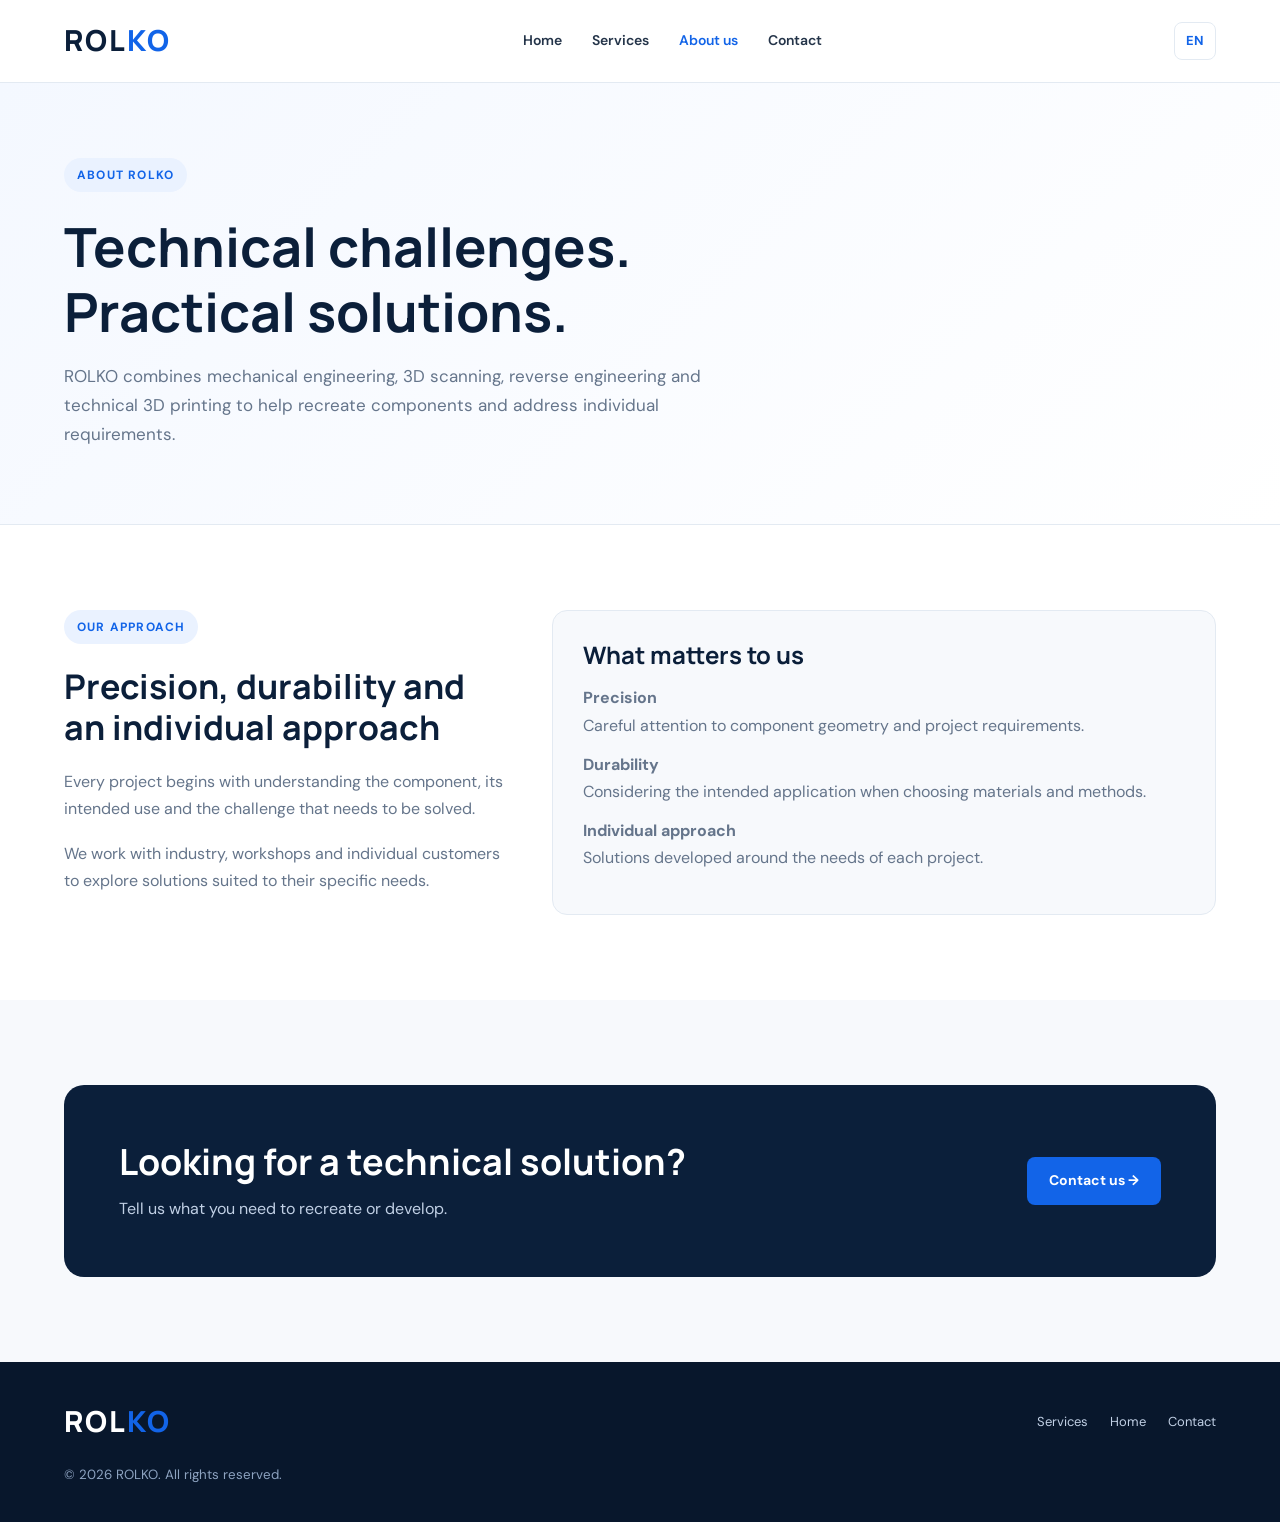
<file: en/about.html>
<!DOCTYPE html>
<html lang="en">
<head>
    <meta charset="UTF-8">
    <meta name="viewport" content="width=device-width, initial-scale=1.0">
    <meta name="description" content="Learn about ROLKO's approach to mechanical engineering, 3D scanning and technical 3D printing.">
    <title>About Us | ROLKO</title>
    <link rel="stylesheet" href="../assets/css/style.css">
    <script src="../assets/js/main.js" defer></script>
</head>
<body>

<header>
    <div class="container navbar">
        <a class="logo" href="index.html">ROL<span>KO</span></a>
        <nav class="nav-links" aria-label="Main navigation">
            <a href="index.html">Home</a>
            <a href="services.html">Services</a>
            <a class="active" href="about.html">About us</a>
            <a href="contact.html">Contact</a>
        </nav>
        <div class="nav-actions">
            <span class="language">EN</span>
            <button class="menu-toggle" type="button" aria-label="Open navigation menu" aria-expanded="false">☰</button>
        </div>
    </div>
</header>

<main>
    <section class="page-hero">
        <div class="container">
            <span class="eyebrow">About ROLKO</span>
            <h1>Technical challenges.<br>Practical solutions.</h1>
            <p>
                ROLKO combines mechanical engineering, 3D scanning,
                reverse engineering and technical 3D printing to help
                recreate components and address individual requirements.
            </p>
        </div>
    </section>

    <section class="section">
        <div class="container">
            <div class="contact-grid">
                <div>
                    <span class="eyebrow">Our approach</span>
                    <h2 style="font-size: 34px; margin-bottom: 20px;">
                        Precision, durability and an individual approach
                    </h2>
                    <p style="color: var(--muted); margin-bottom: 18px;">
                        Every project begins with understanding the
                        component, its intended use and the challenge
                        that needs to be solved.
                    </p>
                    <p style="color: var(--muted);">
                        We work with industry, workshops and individual
                        customers to explore solutions suited to their
                        specific needs.
                    </p>
                </div>

                <div class="contact-panel">
                    <h2>What matters to us</h2>
                    <p><strong>Precision</strong><br>Careful attention to component geometry and project requirements.</p>
                    <p><strong>Durability</strong><br>Considering the intended application when choosing materials and methods.</p>
                    <p><strong>Individual approach</strong><br>Solutions developed around the needs of each project.</p>
                </div>
            </div>
        </div>
    </section>

    <section class="section section-light">
        <div class="container">
            <div class="cta">
                <div>
                    <h2>Looking for a technical solution?</h2>
                    <p>Tell us what you need to recreate or develop.</p>
                </div>
                <a class="button button-primary" href="contact.html">Contact us →</a>
            </div>
        </div>
    </section>
</main>

<footer>
    <div class="container">
        <div class="footer-content">
            <a class="logo" href="index.html">ROL<span>KO</span></a>
            <div class="footer-links">
                <a href="services.html">Services</a>
                <a href="index.html">Home</a>
                <a href="contact.html">Contact</a>
            </div>
        </div>
        <small>© <span id="year">2026</span> ROLKO. All rights reserved.</small>
    </div>
</footer>

<script>
    document.getElementById("year").textContent = new Date().getFullYear();
</script>

</body>
</html>
</file>
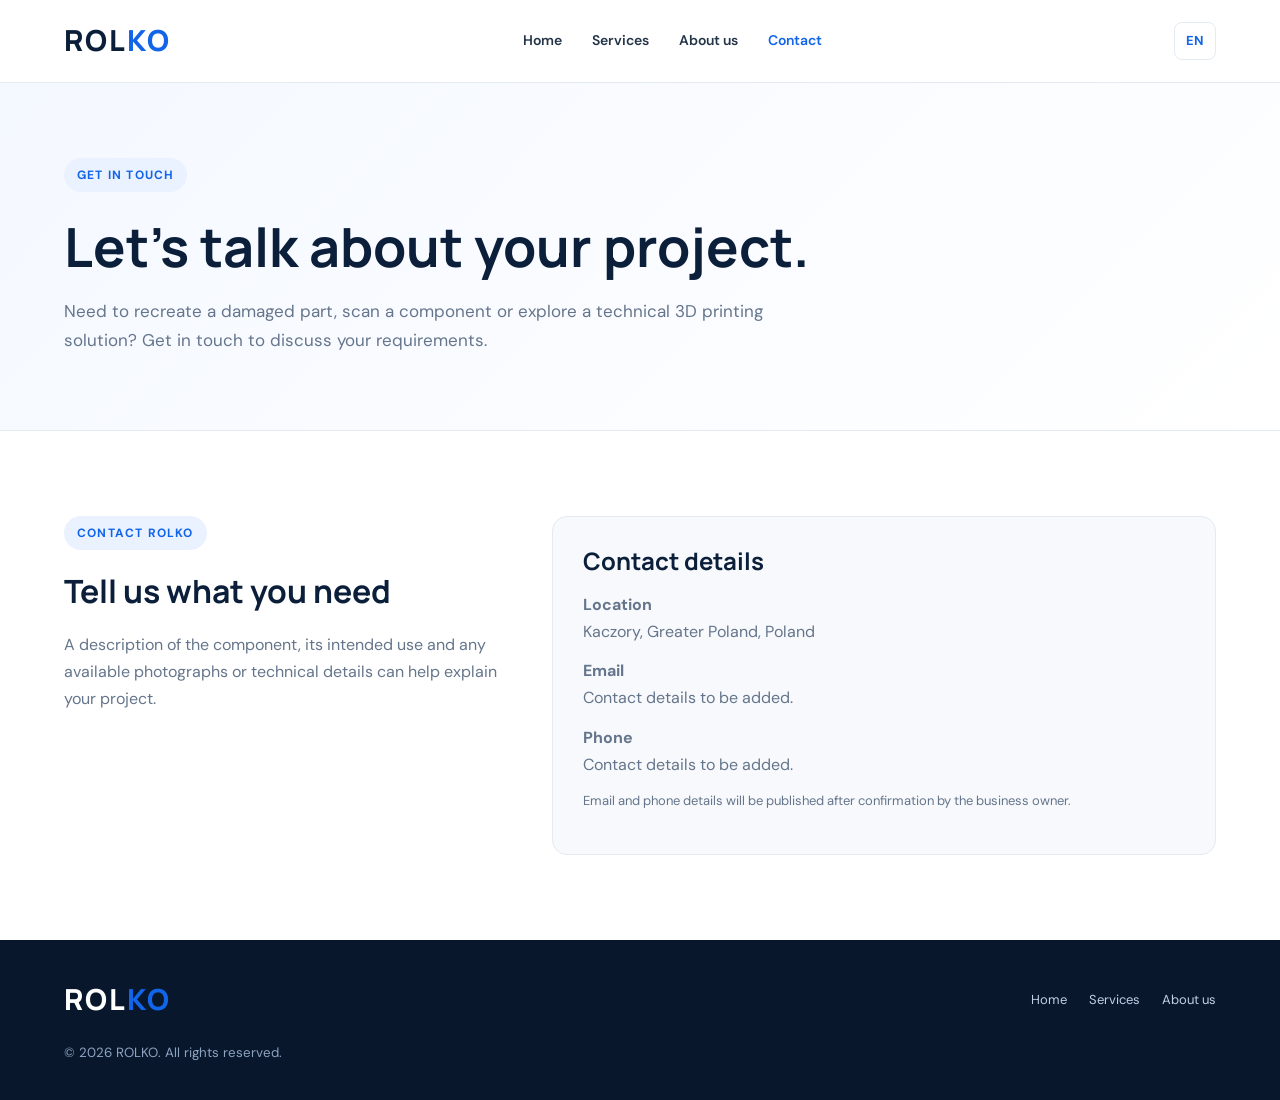
<file: en/contact.html>
<!DOCTYPE html>
<html lang="en">
<head>
    <meta charset="UTF-8">
    <meta name="viewport" content="width=device-width, initial-scale=1.0">
    <meta name="description" content="Contact ROLKO about mechanical engineering, 3D scanning, reverse engineering and technical 3D printing.">
    <title>Contact | ROLKO</title>
    <link rel="stylesheet" href="../assets/css/style.css">
    <script src="../assets/js/main.js" defer></script>
</head>
<body>

<header>
    <div class="container navbar">
        <a class="logo" href="index.html">ROL<span>KO</span></a>
        <nav class="nav-links" aria-label="Main navigation">
            <a href="index.html">Home</a>
            <a href="services.html">Services</a>
            <a href="about.html">About us</a>
            <a class="active" href="contact.html">Contact</a>
        </nav>
        <div class="nav-actions">
            <span class="language">EN</span>
            <button class="menu-toggle" type="button" aria-label="Open navigation menu" aria-expanded="false">☰</button>
        </div>
    </div>
</header>

<main>
    <section class="page-hero">
        <div class="container">
            <span class="eyebrow">Get in touch</span>
            <h1>Let's talk about your project.</h1>
            <p>
                Need to recreate a damaged part, scan a component or
                explore a technical 3D printing solution? Get in touch
                to discuss your requirements.
            </p>
        </div>
    </section>

    <section class="section">
        <div class="container contact-grid">
            <div>
                <span class="eyebrow">Contact ROLKO</span>
                <h2 style="font-size: 32px; margin-bottom: 20px;">
                    Tell us what you need
                </h2>
                <p style="color: var(--muted);">
                    A description of the component, its intended use
                    and any available photographs or technical details
                    can help explain your project.
                </p>
            </div>

            <div class="contact-panel">
                <h2>Contact details</h2>
                <p>
                    <strong>Location</strong><br>
                    Kaczory, Greater Poland, Poland
                </p>
                <p>
                    <strong>Email</strong><br>
                    Contact details to be added.
                </p>
                <p>
                    <strong>Phone</strong><br>
                    Contact details to be added.
                </p>
                <p style="font-size: 13px;">
                    Email and phone details will be published after
                    confirmation by the business owner.
                </p>
            </div>
        </div>
    </section>
</main>

<footer>
    <div class="container">
        <div class="footer-content">
            <a class="logo" href="index.html">ROL<span>KO</span></a>
            <div class="footer-links">
                <a href="index.html">Home</a>
                <a href="services.html">Services</a>
                <a href="about.html">About us</a>
            </div>
        </div>
        <small>© <span id="year">2026</span> ROLKO. All rights reserved.</small>
    </div>
</footer>

<script>
    document.getElementById("year").textContent = new Date().getFullYear();
</script>

</body>
</html>
</file>
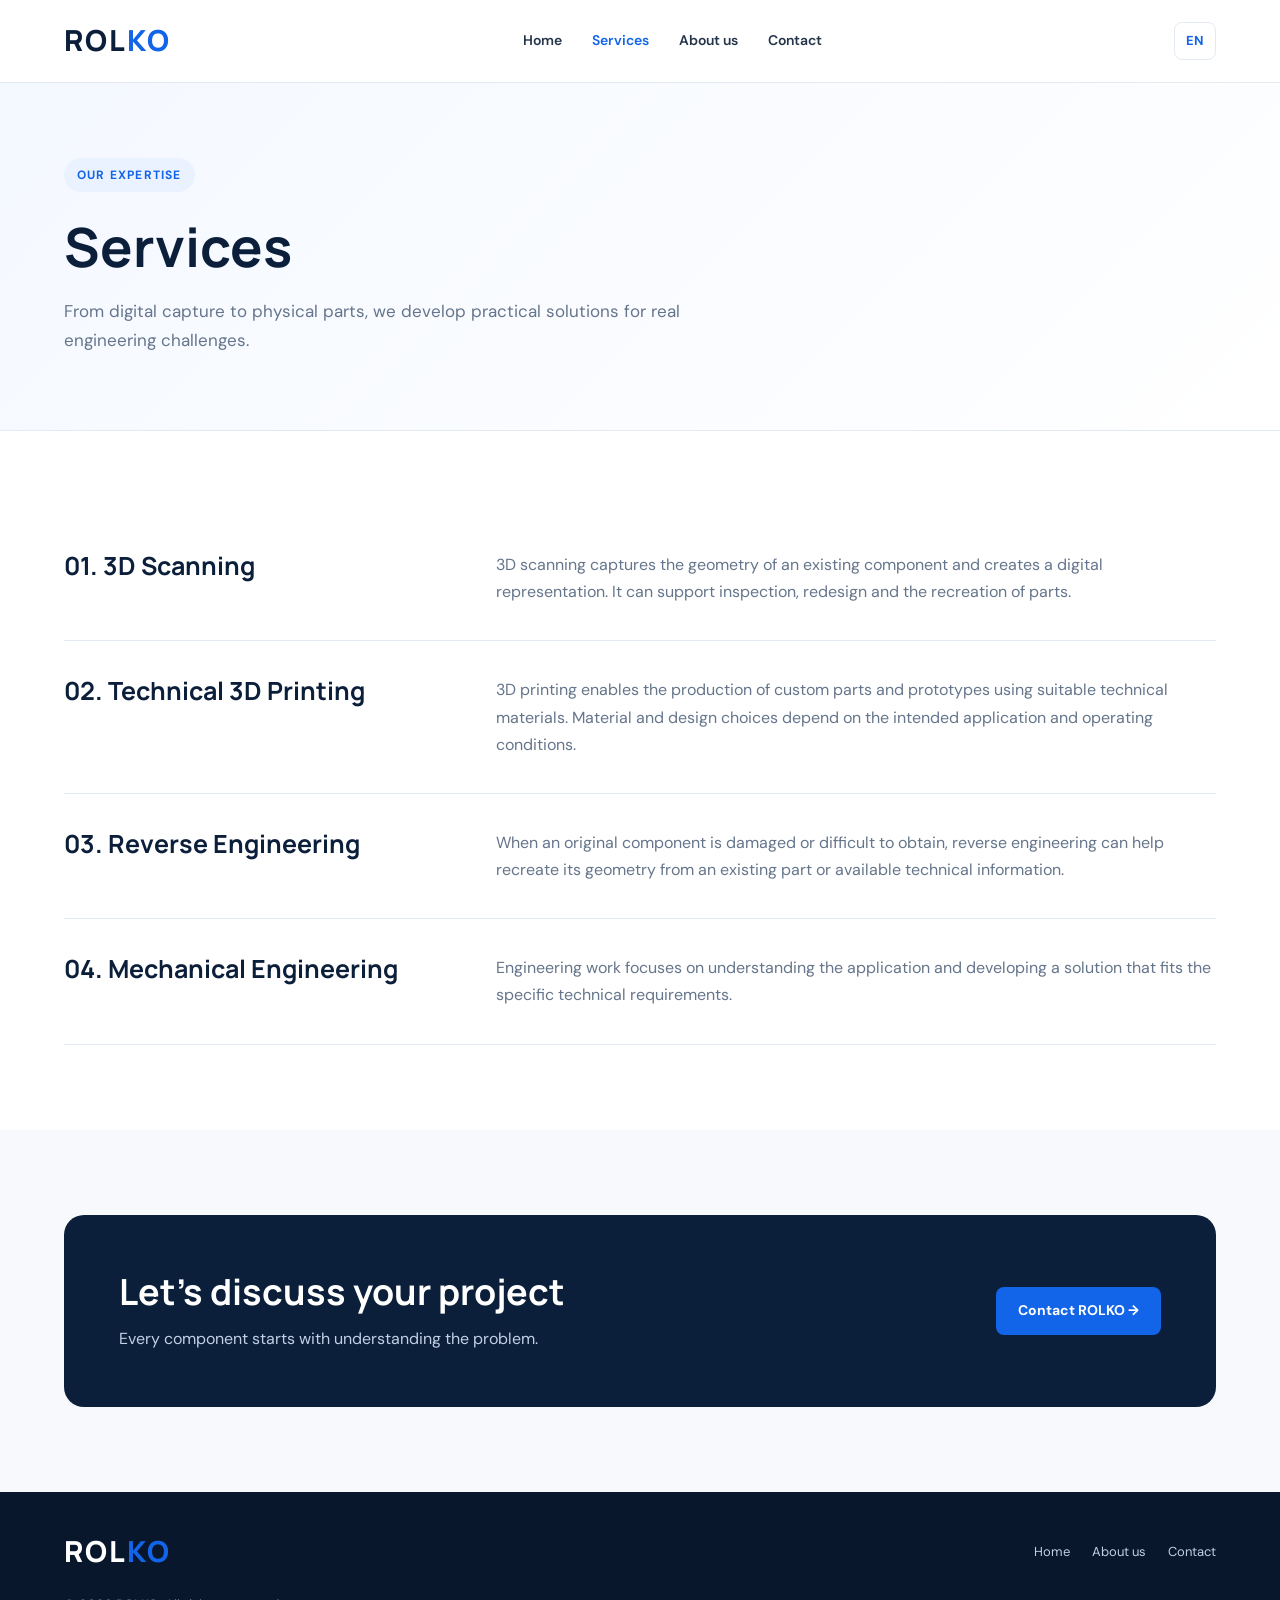
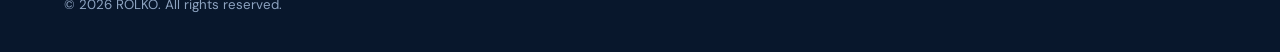
<file: en/services.html>
<!DOCTYPE html>
<html lang="en">
<head>
    <meta charset="UTF-8">
    <meta name="viewport" content="width=device-width, initial-scale=1.0">
    <meta name="description" content="Discover ROLKO's 3D scanning, technical 3D printing and reverse engineering services.">
    <title>Services | ROLKO</title>
    <link rel="stylesheet" href="../assets/css/style.css">
    <script src="../assets/js/main.js" defer></script>
</head>
<body>

<header>
    <div class="container navbar">
        <a class="logo" href="index.html">ROL<span>KO</span></a>
        <nav class="nav-links" aria-label="Main navigation">
            <a href="index.html">Home</a>
            <a class="active" href="services.html">Services</a>
            <a href="about.html">About us</a>
            <a href="contact.html">Contact</a>
        </nav>
        <div class="nav-actions">
            <span class="language">EN</span>
            <button class="menu-toggle" type="button" aria-label="Open navigation menu" aria-expanded="false">☰</button>
        </div>
    </div>
</header>

<main>
    <section class="page-hero">
        <div class="container">
            <span class="eyebrow">Our expertise</span>
            <h1>Services</h1>
            <p>
                From digital capture to physical parts, we develop
                practical solutions for real engineering challenges.
            </p>
        </div>
    </section>

    <section class="section">
        <div class="container">
            <article class="service-row" id="scanning">
                <h2>01. 3D Scanning</h2>
                <div>
                    <p>
                        3D scanning captures the geometry of an existing
                        component and creates a digital representation.
                        It can support inspection, redesign and the
                        recreation of parts.
                    </p>
                </div>
            </article>

            <article class="service-row" id="printing">
                <h2>02. Technical 3D Printing</h2>
                <div>
                    <p>
                        3D printing enables the production of custom parts
                        and prototypes using suitable technical materials.
                        Material and design choices depend on the intended
                        application and operating conditions.
                    </p>
                </div>
            </article>

            <article class="service-row" id="reverse-engineering">
                <h2>03. Reverse Engineering</h2>
                <div>
                    <p>
                        When an original component is damaged or difficult
                        to obtain, reverse engineering can help recreate
                        its geometry from an existing part or available
                        technical information.
                    </p>
                </div>
            </article>

            <article class="service-row" id="mechanical-engineering">
                <h2>04. Mechanical Engineering</h2>
                <div>
                    <p>
                        Engineering work focuses on understanding the
                        application and developing a solution that fits
                        the specific technical requirements.
                    </p>
                </div>
            </article>
        </div>
    </section>

    <section class="section section-light">
        <div class="container">
            <div class="cta">
                <div>
                    <h2>Let's discuss your project</h2>
                    <p>Every component starts with understanding the problem.</p>
                </div>
                <a class="button button-primary" href="contact.html">Contact ROLKO →</a>
            </div>
        </div>
    </section>
</main>

<footer>
    <div class="container">
        <div class="footer-content">
            <a class="logo" href="index.html">ROL<span>KO</span></a>
            <div class="footer-links">
                <a href="index.html">Home</a>
                <a href="about.html">About us</a>
                <a href="contact.html">Contact</a>
            </div>
        </div>
        <small>© <span id="year">2026</span> ROLKO. All rights reserved.</small>
    </div>
</footer>

<script>
    document.getElementById("year").textContent = new Date().getFullYear();
</script>

</body>
</html>
</file>
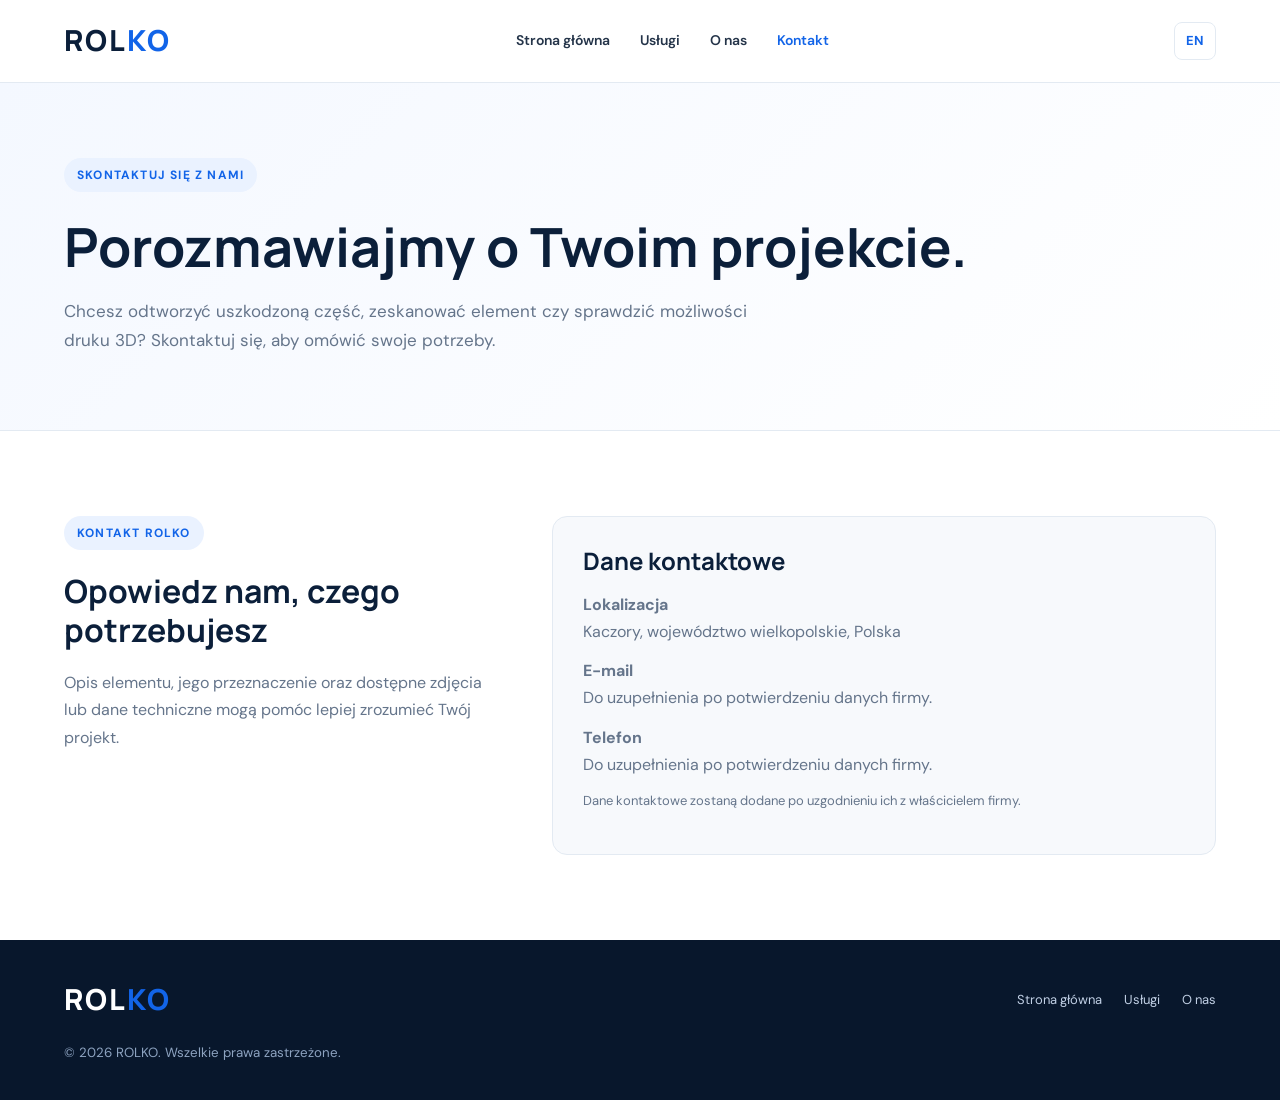
<file: pl/kontakt.html>
<!DOCTYPE html>
<html lang="pl">
<head>
    <meta charset="UTF-8">
    <meta name="viewport" content="width=device-width, initial-scale=1.0">
    <meta name="description" content="Skontaktuj się z ROLKO w sprawie inżynierii mechanicznej, skanowania 3D, inżynierii wstecznej i druku 3D.">
    <title>Kontakt | ROLKO</title>
    <link rel="stylesheet" href="../assets/css/style.css">
    <script src="../assets/js/main.js" defer></script>
</head>
<body>

<header>
    <div class="container navbar">
        <a class="logo" href="index.html">ROL<span>KO</span></a>

        <nav class="nav-links" aria-label="Menu główne">
            <a href="index.html">Strona główna</a>
            <a href="uslugi.html">Usługi</a>
            <a href="o-nas.html">O nas</a>
            <a class="active" href="kontakt.html">Kontakt</a>
        </nav>

        <div class="nav-actions">
            <a class="language" href="../en/contact.html" aria-label="English version">EN</a>
            <button class="menu-toggle" type="button"
                    aria-label="Otwórz menu" aria-expanded="false">☰</button>
        </div>
    </div>
</header>

<main>
    <section class="page-hero">
        <div class="container">
            <span class="eyebrow">Skontaktuj się z nami</span>
            <h1>Porozmawiajmy o Twoim projekcie.</h1>
            <p>
                Chcesz odtworzyć uszkodzoną część, zeskanować element
                czy sprawdzić możliwości druku 3D? Skontaktuj się,
                aby omówić swoje potrzeby.
            </p>
        </div>
    </section>

    <section class="section">
        <div class="container contact-grid">
            <div>
                <span class="eyebrow">Kontakt ROLKO</span>

                <h2 style="font-size: 32px; margin-bottom: 20px;">
                    Opowiedz nam, czego potrzebujesz
                </h2>

                <p style="color: var(--muted);">
                    Opis elementu, jego przeznaczenie oraz dostępne
                    zdjęcia lub dane techniczne mogą pomóc lepiej
                    zrozumieć Twój projekt.
                </p>
            </div>

            <div class="contact-panel">
                <h2>Dane kontaktowe</h2>

                <p>
                    <strong>Lokalizacja</strong><br>
                    Kaczory, województwo wielkopolskie, Polska
                </p>

                <p>
                    <strong>E-mail</strong><br>
                    Do uzupełnienia po potwierdzeniu danych firmy.
                </p>

                <p>
                    <strong>Telefon</strong><br>
                    Do uzupełnienia po potwierdzeniu danych firmy.
                </p>

                <p style="font-size: 13px;">
                    Dane kontaktowe zostaną dodane po uzgodnieniu
                    ich z właścicielem firmy.
                </p>
            </div>
        </div>
    </section>
</main>

<footer>
    <div class="container">
        <div class="footer-content">
            <a class="logo" href="index.html">ROL<span>KO</span></a>

            <div class="footer-links">
                <a href="index.html">Strona główna</a>
                <a href="uslugi.html">Usługi</a>
                <a href="o-nas.html">O nas</a>
            </div>
        </div>

        <small>© <span class="current-year">2026</span> ROLKO. Wszelkie prawa zastrzeżone.</small>
    </div>
</footer>

<script>
    document.querySelectorAll(".current-year").forEach(element => {
        element.textContent = new Date().getFullYear();
    });
</script>

</body>
</html>
</file>
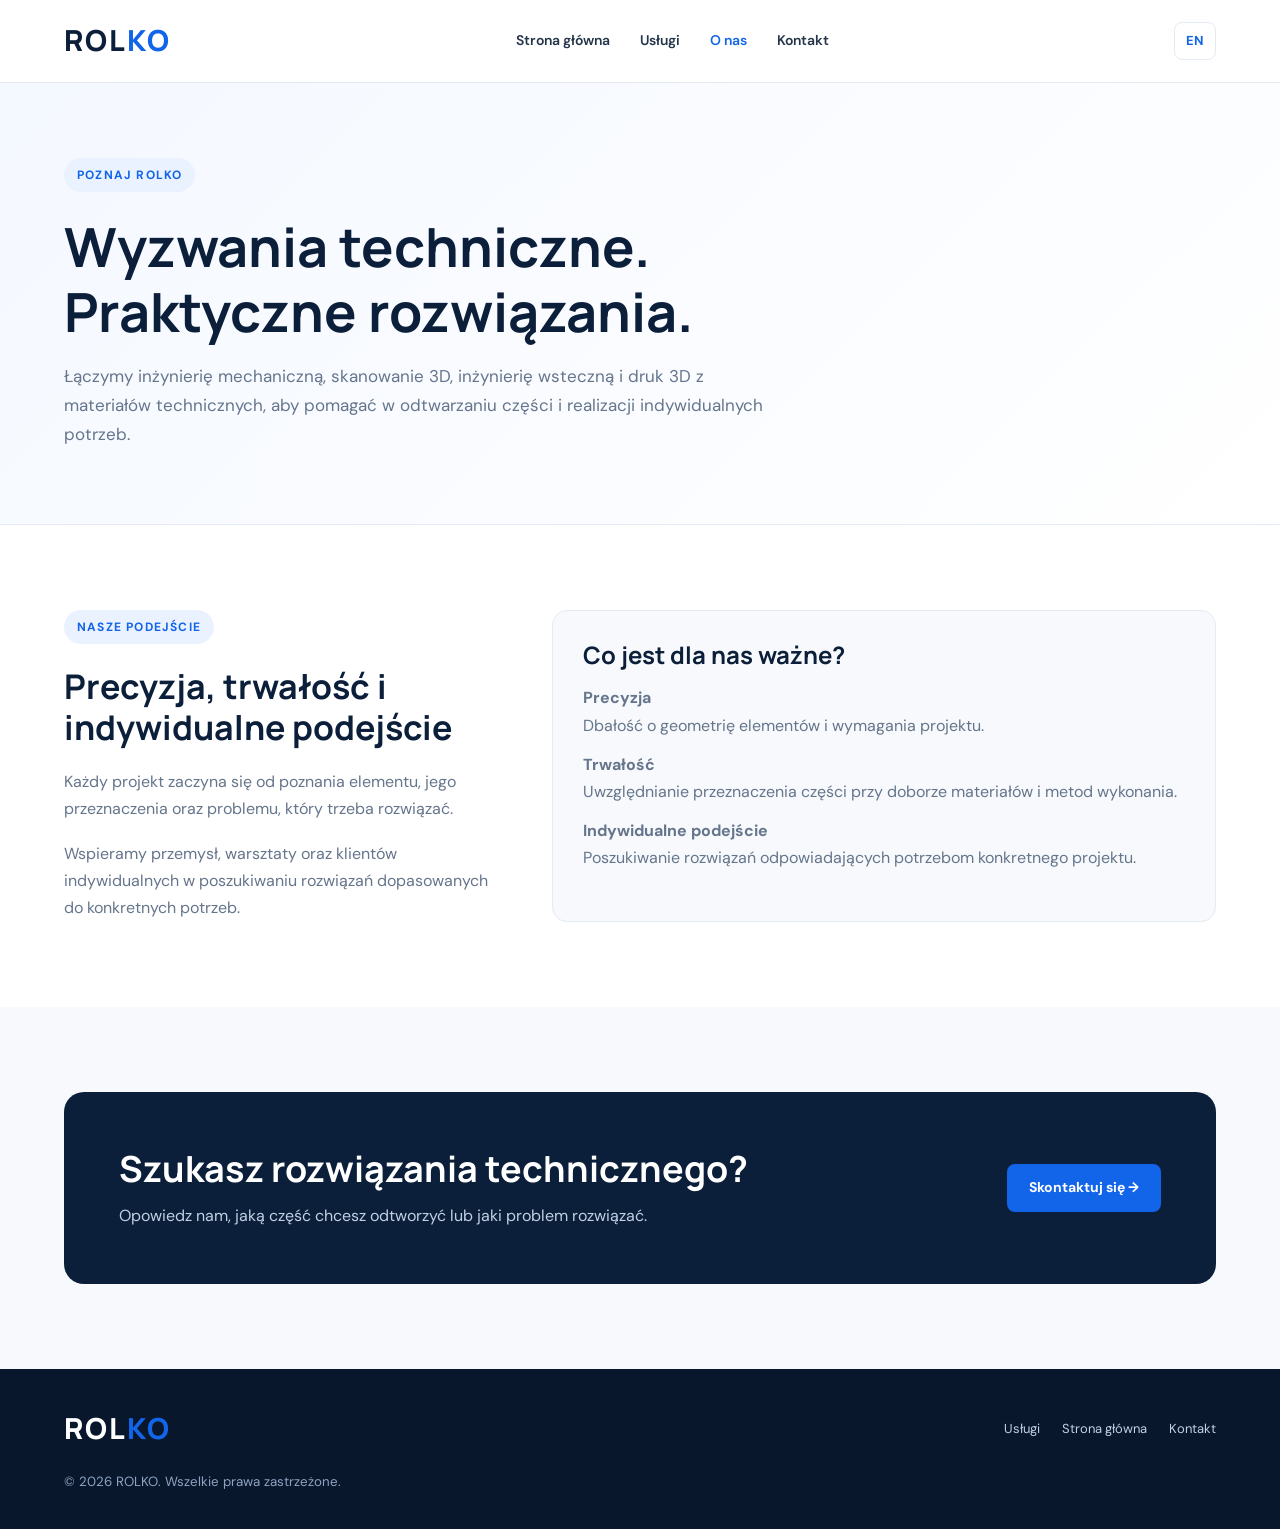
<file: pl/o-nas.html>
<!DOCTYPE html>
<html lang="pl">
<head>
    <meta charset="UTF-8">
    <meta name="viewport" content="width=device-width, initial-scale=1.0">
    <meta name="description" content="Poznaj ROLKO — inżynieria mechaniczna, skanowanie 3D, inżynieria wsteczna i druk 3D.">
    <title>O nas | ROLKO</title>
    <link rel="stylesheet" href="../assets/css/style.css">
    <script src="../assets/js/main.js" defer></script>
</head>
<body>

<header>
    <div class="container navbar">
        <a class="logo" href="index.html">ROL<span>KO</span></a>

        <nav class="nav-links" aria-label="Menu główne">
            <a href="index.html">Strona główna</a>
            <a href="uslugi.html">Usługi</a>
            <a class="active" href="o-nas.html">O nas</a>
            <a href="kontakt.html">Kontakt</a>
        </nav>

        <div class="nav-actions">
            <a class="language" href="../en/about.html" aria-label="English version">EN</a>
            <button class="menu-toggle" type="button"
                    aria-label="Otwórz menu" aria-expanded="false">☰</button>
        </div>
    </div>
</header>

<main>
    <section class="page-hero">
        <div class="container">
            <span class="eyebrow">Poznaj ROLKO</span>
            <h1>Wyzwania techniczne.<br>Praktyczne rozwiązania.</h1>
            <p>
                Łączymy inżynierię mechaniczną, skanowanie 3D,
                inżynierię wsteczną i druk 3D z materiałów technicznych,
                aby pomagać w odtwarzaniu części i realizacji
                indywidualnych potrzeb.
            </p>
        </div>
    </section>

    <section class="section">
        <div class="container contact-grid">
            <div>
                <span class="eyebrow">Nasze podejście</span>

                <h2 style="font-size: 34px; margin-bottom: 20px;">
                    Precyzja, trwałość i indywidualne podejście
                </h2>

                <p style="color: var(--muted); margin-bottom: 18px;">
                    Każdy projekt zaczyna się od poznania elementu,
                    jego przeznaczenia oraz problemu, który trzeba
                    rozwiązać.
                </p>

                <p style="color: var(--muted);">
                    Wspieramy przemysł, warsztaty oraz klientów
                    indywidualnych w poszukiwaniu rozwiązań
                    dopasowanych do konkretnych potrzeb.
                </p>
            </div>

            <div class="contact-panel">
                <h2>Co jest dla nas ważne?</h2>

                <p>
                    <strong>Precyzja</strong><br>
                    Dbałość o geometrię elementów i wymagania projektu.
                </p>

                <p>
                    <strong>Trwałość</strong><br>
                    Uwzględnianie przeznaczenia części przy doborze
                    materiałów i metod wykonania.
                </p>

                <p>
                    <strong>Indywidualne podejście</strong><br>
                    Poszukiwanie rozwiązań odpowiadających potrzebom
                    konkretnego projektu.
                </p>
            </div>
        </div>
    </section>

    <section class="section section-light">
        <div class="container">
            <div class="cta">
                <div>
                    <h2>Szukasz rozwiązania technicznego?</h2>
                    <p>
                        Opowiedz nam, jaką część chcesz odtworzyć
                        lub jaki problem rozwiązać.
                    </p>
                </div>
                <a class="button button-primary" href="kontakt.html">
                    Skontaktuj się →
                </a>
            </div>
        </div>
    </section>
</main>

<footer>
    <div class="container">
        <div class="footer-content">
            <a class="logo" href="index.html">ROL<span>KO</span></a>
            <div class="footer-links">
                <a href="uslugi.html">Usługi</a>
                <a href="index.html">Strona główna</a>
                <a href="kontakt.html">Kontakt</a>
            </div>
        </div>
        <small>© <span class="current-year">2026</span> ROLKO. Wszelkie prawa zastrzeżone.</small>
    </div>
</footer>

<script>
    document.querySelectorAll(".current-year").forEach(element => {
        element.textContent = new Date().getFullYear();
    });
</script>

</body>
</html>
</file>
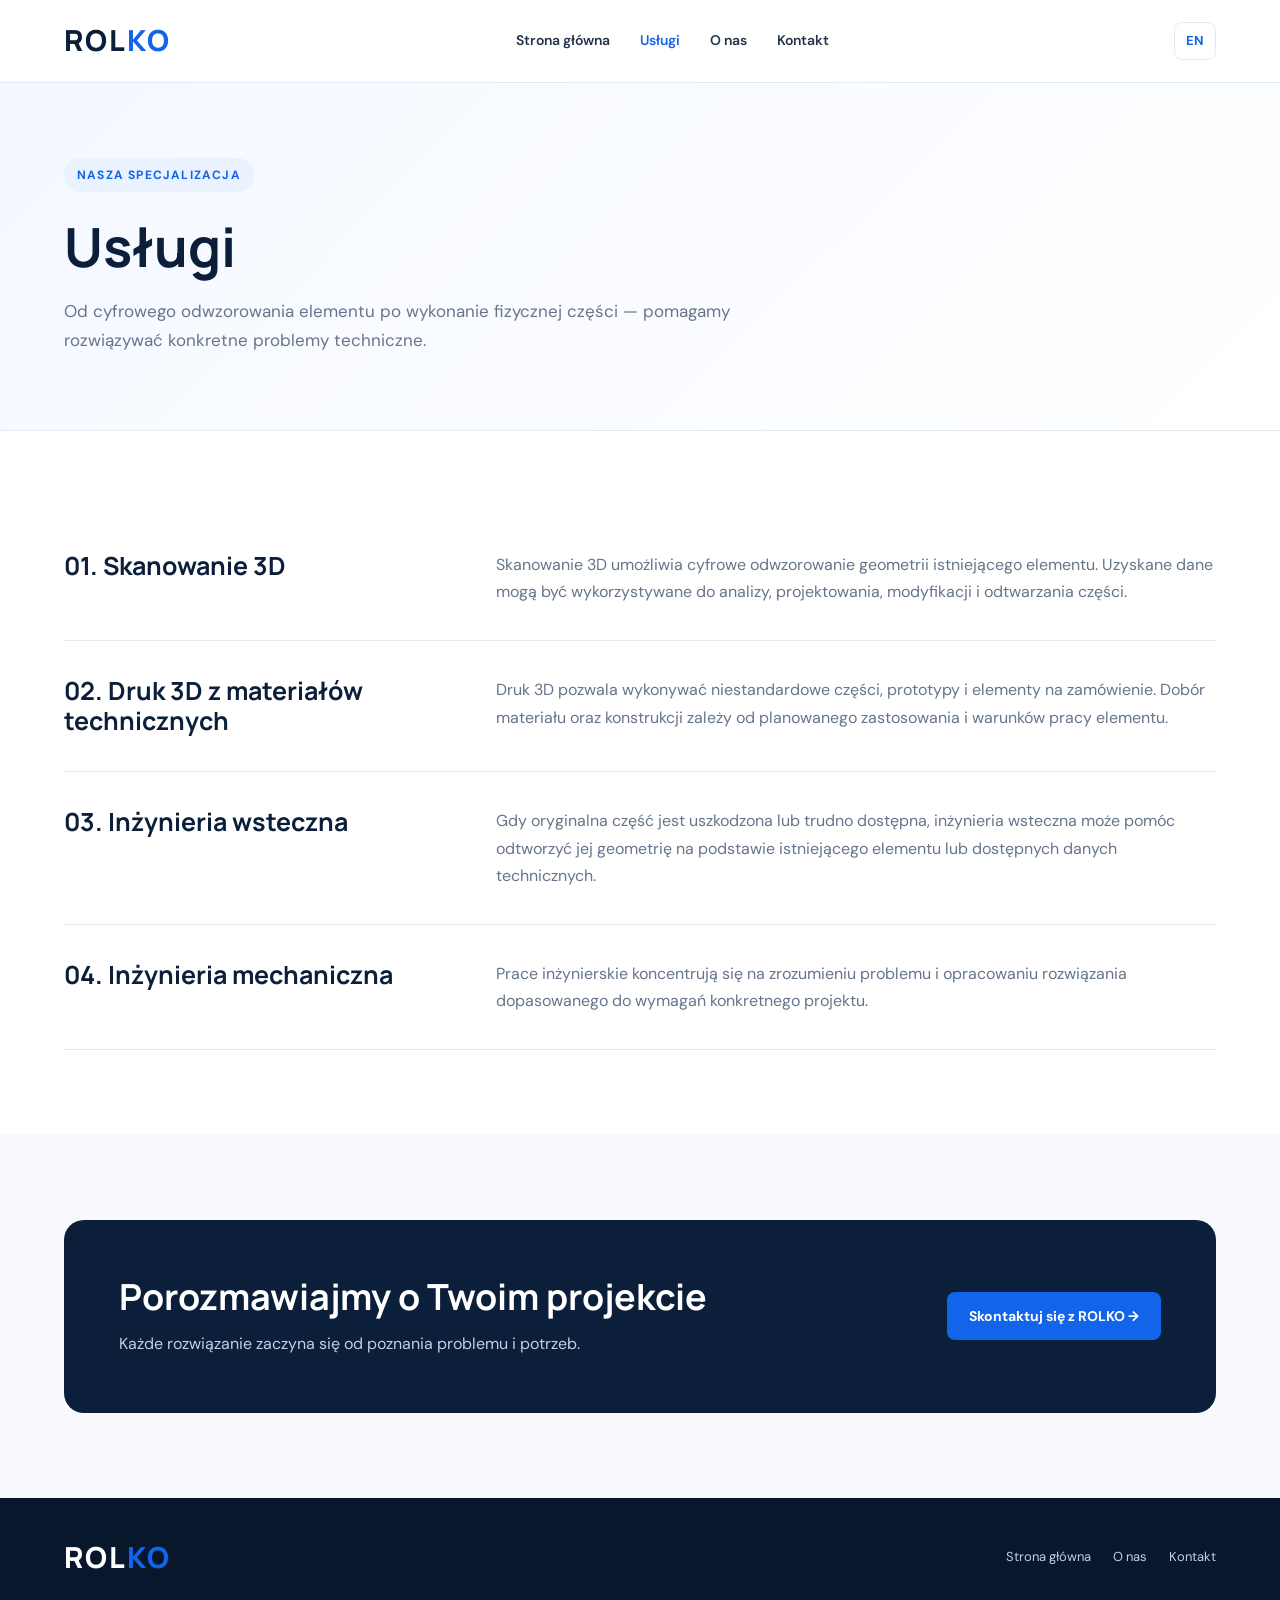
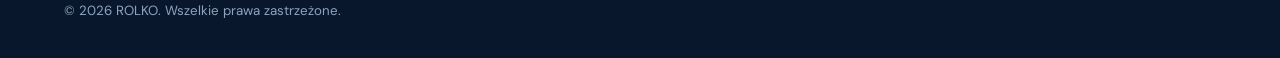
<file: pl/uslugi.html>
<!DOCTYPE html>
<html lang="pl">
<head>
    <meta charset="UTF-8">
    <meta name="viewport" content="width=device-width, initial-scale=1.0">
    <meta name="description" content="Usługi ROLKO: skanowanie 3D, druk 3D z materiałów technicznych, inżynieria wsteczna i mechaniczna.">
    <title>Usługi | ROLKO</title>
    <link rel="stylesheet" href="../assets/css/style.css">
    <script src="../assets/js/main.js" defer></script>
</head>
<body>

<header>
    <div class="container navbar">
        <a class="logo" href="index.html">ROL<span>KO</span></a>

        <nav class="nav-links" aria-label="Menu główne">
            <a href="index.html">Strona główna</a>
            <a class="active" href="uslugi.html">Usługi</a>
            <a href="o-nas.html">O nas</a>
            <a href="kontakt.html">Kontakt</a>
        </nav>

        <div class="nav-actions">
            <a class="language" href="../en/services.html" aria-label="English version">EN</a>
            <button class="menu-toggle" type="button"
                    aria-label="Otwórz menu" aria-expanded="false">☰</button>
        </div>
    </div>
</header>

<main>
    <section class="page-hero">
        <div class="container">
            <span class="eyebrow">Nasza specjalizacja</span>
            <h1>Usługi</h1>
            <p>
                Od cyfrowego odwzorowania elementu po wykonanie
                fizycznej części — pomagamy rozwiązywać konkretne
                problemy techniczne.
            </p>
        </div>
    </section>

    <section class="section">
        <div class="container">

            <article class="service-row" id="skanowanie">
                <h2>01. Skanowanie 3D</h2>
                <div>
                    <p>
                        Skanowanie 3D umożliwia cyfrowe odwzorowanie
                        geometrii istniejącego elementu. Uzyskane dane
                        mogą być wykorzystywane do analizy, projektowania,
                        modyfikacji i odtwarzania części.
                    </p>
                </div>
            </article>

            <article class="service-row" id="druk">
                <h2>02. Druk 3D z materiałów technicznych</h2>
                <div>
                    <p>
                        Druk 3D pozwala wykonywać niestandardowe części,
                        prototypy i elementy na zamówienie. Dobór materiału
                        oraz konstrukcji zależy od planowanego zastosowania
                        i warunków pracy elementu.
                    </p>
                </div>
            </article>

            <article class="service-row" id="inzynieria-wsteczna">
                <h2>03. Inżynieria wsteczna</h2>
                <div>
                    <p>
                        Gdy oryginalna część jest uszkodzona lub trudno
                        dostępna, inżynieria wsteczna może pomóc odtworzyć
                        jej geometrię na podstawie istniejącego elementu
                        lub dostępnych danych technicznych.
                    </p>
                </div>
            </article>

            <article class="service-row" id="inzynieria-mechaniczna">
                <h2>04. Inżynieria mechaniczna</h2>
                <div>
                    <p>
                        Prace inżynierskie koncentrują się na zrozumieniu
                        problemu i opracowaniu rozwiązania dopasowanego
                        do wymagań konkretnego projektu.
                    </p>
                </div>
            </article>

        </div>
    </section>

    <section class="section section-light">
        <div class="container">
            <div class="cta">
                <div>
                    <h2>Porozmawiajmy o Twoim projekcie</h2>
                    <p>
                        Każde rozwiązanie zaczyna się od poznania
                        problemu i potrzeb.
                    </p>
                </div>
                <a class="button button-primary" href="kontakt.html">
                    Skontaktuj się z ROLKO →
                </a>
            </div>
        </div>
    </section>
</main>

<footer>
    <div class="container">
        <div class="footer-content">
            <a class="logo" href="index.html">ROL<span>KO</span></a>
            <div class="footer-links">
                <a href="index.html">Strona główna</a>
                <a href="o-nas.html">O nas</a>
                <a href="kontakt.html">Kontakt</a>
            </div>
        </div>
        <small>© <span class="current-year">2026</span> ROLKO. Wszelkie prawa zastrzeżone.</small>
    </div>
</footer>

<script>
    document.querySelectorAll(".current-year").forEach(element => {
        element.textContent = new Date().getFullYear();
    });
</script>

</body>
</html>
</file>
<file: assets/css/style.css>
@import url('https://fonts.googleapis.com/css2?family=DM+Sans:wght@400;500;600;700&family=Manrope:wght@400;500;600;700;800&display=swap');

:root {
    --navy: #0b1f3a;
    --blue: #1264e8;
    --light-blue: #eaf2ff;
    --white: #ffffff;
    --text: #243449;
    --muted: #65758b;
    --border: #e3eaf2;
    --background: #f7f9fc;
}

* {
    box-sizing: border-box;
    margin: 0;
    padding: 0;
}

html {
    scroll-behavior: smooth;
}

body {
    font-family: 'DM Sans', sans-serif;
    color: var(--text);
    background: var(--white);
    line-height: 1.7;
}

h1, h2, h3, h4 {
    font-family: 'Manrope', sans-serif;
    color: var(--navy);
    line-height: 1.2;
}

a {
    color: inherit;
    text-decoration: none;
}

.container {
    width: min(1160px, 90%);
    margin: 0 auto;
}

header {
    position: sticky;
    top: 0;
    z-index: 100;
    background: rgba(255, 255, 255, 0.96);
    border-bottom: 1px solid var(--border);
    backdrop-filter: blur(12px);
}

.navbar {
    min-height: 82px;
    display: flex;
    align-items: center;
    justify-content: space-between;
    gap: 24px;
}

.logo {
    font-family: 'Manrope', sans-serif;
    font-size: 29px;
    font-weight: 800;
    letter-spacing: 2px;
    color: var(--navy);
}

.logo span {
    color: var(--blue);
}

.nav-links {
    display: flex;
    align-items: center;
    gap: 30px;
}

.nav-links a {
    font-size: 14px;
    font-weight: 600;
    color: var(--text);
    transition: color 0.2s ease;
}

.nav-links a:hover,
.nav-links a.active {
    color: var(--blue);
}

.nav-actions {
    display: flex;
    align-items: center;
    gap: 14px;
}

.language {
    font-size: 13px;
    font-weight: 700;
    color: var(--blue);
    border: 1px solid var(--border);
    border-radius: 8px;
    padding: 7px 11px;
}

.menu-toggle {
    display: none;
    border: 1px solid var(--border);
    background: var(--white);
    color: var(--navy);
    padding: 9px 12px;
    border-radius: 8px;
    font-size: 18px;
    cursor: pointer;
}

.button {
    display: inline-flex;
    justify-content: center;
    align-items: center;
    gap: 9px;
    min-height: 48px;
    padding: 12px 22px;
    border-radius: 8px;
    font-weight: 700;
    font-size: 14px;
    transition: transform 0.2s ease, background 0.2s ease;
}

.button:hover {
    transform: translateY(-2px);
}

.button-primary {
    color: var(--white);
    background: var(--blue);
}

.button-primary:hover {
    background: #0754cc;
}

.button-secondary {
    color: var(--navy);
    background: var(--white);
    border: 1px solid var(--border);
}

.hero {
    padding: 100px 0;
    background:
        radial-gradient(ellipse at 85% 20%, #dceaff 0%, transparent 35%),
        linear-gradient(135deg, #ffffff 45%, #f0f5ff 100%);
    overflow: hidden;
}

.hero-grid {
    display: grid;
    grid-template-columns: 1.1fr 0.9fr;
    align-items: center;
    gap: 65px;
}

.eyebrow {
    display: inline-block;
    color: var(--blue);
    background: var(--light-blue);
    border-radius: 30px;
    padding: 7px 13px;
    font-size: 12px;
    font-weight: 700;
    letter-spacing: 1.2px;
    text-transform: uppercase;
    margin-bottom: 22px;
}

.hero h1 {
    max-width: 680px;
    font-size: clamp(38px, 5vw, 62px);
    letter-spacing: -2px;
    margin-bottom: 25px;
}

.hero h1 span {
    color: var(--blue);
}

.hero p {
    max-width: 570px;
    color: var(--muted);
    font-size: 17px;
    margin-bottom: 30px;
}

.hero-buttons {
    display: flex;
    flex-wrap: wrap;
    gap: 13px;
}

.hero-visual {
    min-height: 390px;
    position: relative;
    display: flex;
    align-items: center;
    justify-content: center;
    background: linear-gradient(145deg, #e6efff, #f8fbff);
    border: 1px solid #dbe7fb;
    border-radius: 24px;
    overflow: hidden;
}

.visual-grid {
    position: absolute;
    inset: 0;
    opacity: 0.5;
    background-image:
        linear-gradient(#b9cdef 1px, transparent 1px),
        linear-gradient(90deg, #b9cdef 1px, transparent 1px);
    background-size: 28px 28px;
}

.part {
    position: relative;
    width: 150px;
    height: 150px;
    background: linear-gradient(145deg, #3988ff, #0750bc);
    border: 1px solid #8eb9ff;
    border-radius: 18px;
    transform: rotate(-12deg) skewY(4deg);
    box-shadow: 20px 25px 45px rgba(18, 100, 232, 0.22);
}

.part::before {
    content: "";
    position: absolute;
    width: 76px;
    height: 76px;
    top: 35px;
    left: 35px;
    border: 12px solid #dceaff;
    border-radius: 50%;
    box-shadow: inset 0 0 0 8px #174d9e;
}

.visual-label {
    position: absolute;
    bottom: 22px;
    left: 22px;
    padding: 9px 13px;
    background: white;
    color: var(--navy);
    border: 1px solid var(--border);
    border-radius: 8px;
    font-size: 12px;
    font-weight: 700;
}

.section {
    padding: 85px 0;
}

.section-light {
    background: var(--background);
}

.section-heading {
    max-width: 680px;
    margin: 0 auto 45px;
    text-align: center;
}

.section-heading h2 {
    font-size: clamp(29px, 4vw, 42px);
    margin-bottom: 17px;
    letter-spacing: -1px;
}

.section-heading p {
    color: var(--muted);
}

.cards {
    display: grid;
    grid-template-columns: repeat(3, minmax(0, 1fr));
    gap: 22px;
}

.card {
    background: var(--white);
    padding: 30px;
    border: 1px solid var(--border);
    border-radius: 15px;
    transition: transform 0.2s ease, border-color 0.2s ease;
}

.card:hover {
    transform: translateY(-4px);
    border-color: #a9c9ff;
}

.card-icon {
    width: 49px;
    height: 49px;
    display: grid;
    place-items: center;
    margin-bottom: 23px;
    background: var(--light-blue);
    color: var(--blue);
    border-radius: 12px;
    font-size: 22px;
    font-weight: 800;
}

.card h3 {
    font-size: 20px;
    margin-bottom: 12px;
}

.card p {
    color: var(--muted);
    font-size: 14px;
}

.text-link {
    display: inline-block;
    margin-top: 20px;
    color: var(--blue);
    font-size: 14px;
    font-weight: 700;
}

.cta {
    padding: 55px;
    border-radius: 20px;
    background: var(--navy);
    color: var(--white);
    display: flex;
    justify-content: space-between;
    align-items: center;
    gap: 30px;
}

.cta h2 {
    color: var(--white);
    font-size: clamp(26px, 3vw, 36px);
    margin-bottom: 12px;
}

.cta p {
    color: #c1d0e5;
    max-width: 600px;
}

.page-hero {
    padding: 75px 0;
    background: linear-gradient(135deg, #f4f8ff, #ffffff);
    border-bottom: 1px solid var(--border);
}

.page-hero h1 {
    font-size: clamp(36px, 5vw, 54px);
    margin-bottom: 18px;
}

.page-hero p {
    max-width: 700px;
    color: var(--muted);
    font-size: 17px;
}

.service-row {
    display: grid;
    grid-template-columns: 0.7fr 1.3fr;
    gap: 45px;
    padding: 35px 0;
    border-bottom: 1px solid var(--border);
}

.service-row h2 {
    font-size: 25px;
}

.service-row p {
    color: var(--muted);
}

.contact-grid {
    display: grid;
    grid-template-columns: 0.8fr 1.2fr;
    gap: 45px;
}

.contact-panel {
    background: var(--background);
    border: 1px solid var(--border);
    border-radius: 15px;
    padding: 30px;
}

.contact-panel h2 {
    margin-bottom: 15px;
}

.contact-panel p {
    color: var(--muted);
    margin-bottom: 12px;
}

footer {
    padding: 35px 0;
    background: #08172c;
    color: #c1d0e5;
}

.footer-content {
    display: flex;
    justify-content: space-between;
    align-items: center;
    flex-wrap: wrap;
    gap: 20px;
}

.footer-content .logo {
    color: white;
}

.footer-links {
    display: flex;
    gap: 22px;
    flex-wrap: wrap;
    font-size: 13px;
}

footer small {
    display: block;
    margin-top: 18px;
    color: #8da3c0;
}

@media (max-width: 850px) {
    .hero-grid,
    .contact-grid {
        grid-template-columns: 1fr;
    }

    .hero {
        padding: 70px 0;
    }

    .hero-visual {
        min-height: 310px;
    }

    .cards {
        grid-template-columns: 1fr 1fr;
    }

    .nav-links {
        display: none;
        position: absolute;
        top: 82px;
        left: 0;
        right: 0;
        padding: 22px 5%;
        background: white;
        border-bottom: 1px solid var(--border);
        flex-direction: column;
        align-items: flex-start;
        gap: 18px;
    }

    .nav-links.open {
        display: flex;
    }

    .menu-toggle {
        display: inline-block;
    }

    .service-row {
        grid-template-columns: 1fr;
        gap: 15px;
    }

    .cta {
        padding: 35px;
        align-items: flex-start;
        flex-direction: column;
    }
}

@media (max-width: 560px) {
    .cards {
        grid-template-columns: 1fr;
    }

    .hero h1 {
        letter-spacing: -1px;
    }

    .section {
        padding: 60px 0;
    }

    .navbar {
        min-height: 72px;
    }

    .nav-links {
        top: 72px;
    }

    .hero-buttons .button {
        width: 100%;
    }

    .footer-content {
        align-items: flex-start;
        flex-direction: column;
    }
}
</file>
